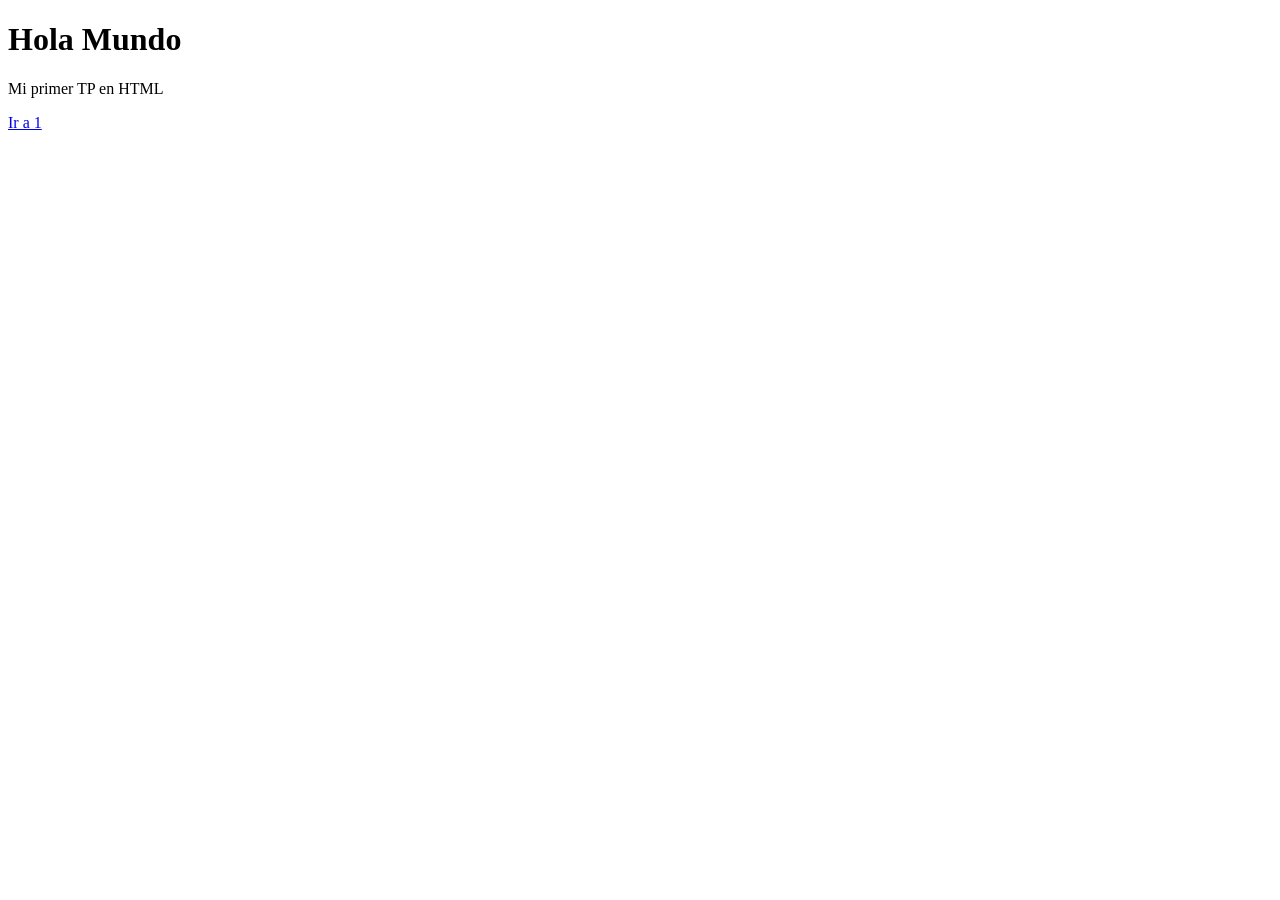
<file: Instituto/2025/Proyecto Informatico/index.html>
<!DOCTYPE html>
<html lang="es">
<head>
    <meta charset="UTF-8">
    <meta name="viewport" content="width=device-width, initial-scale=1.0">
    <title>Primer TP (Basico)</title>
</head>
<body>
  <h1>Hola Mundo</h1>
    <p>Mi primer TP en HTML</p>
    <a href="1\1.html">Ir a 1</a>  
</body>
</html>
</file>
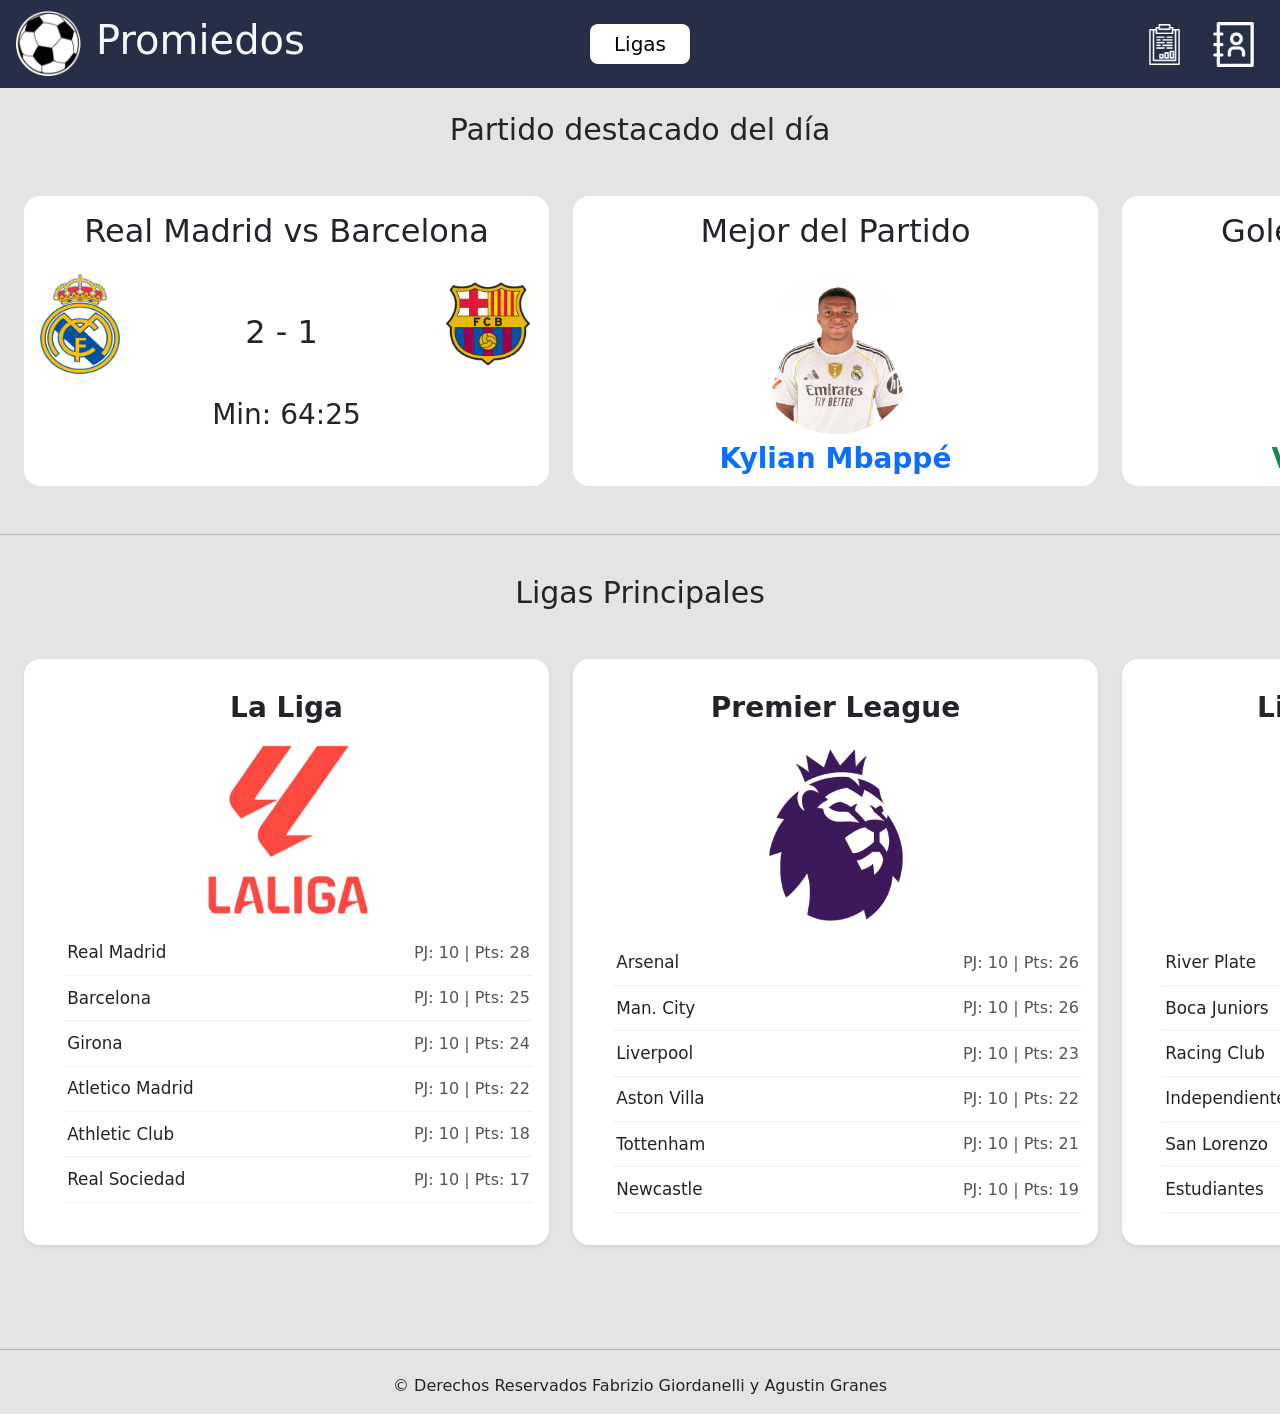
<file: Instituto/2025/Proyecto Informatico/TpFinal/index.html>
<!doctype html>
<html lang="en">
  <head>
    
    <meta charset="utf-8">
    <meta name="viewport" content="width=device-width, initial-scale=1">
    
    <link rel="icon" type="image/png" href="Imagenes/logo.png">
    <title>Promiedos</title>
    <link href="https://cdn.jsdelivr.net/npm/bootstrap@5.3.8/dist/css/bootstrap.min.css" rel="stylesheet" xintegrity="sha384-sRIl4kxILFvY47J16cr9ZwB07vP4J8+LH7qKQnuqkuIAvNWLzeN8tE5YBujZqJLB" crossorigin="anonymous">
    <link rel="stylesheet" href="style.css">
  </head>
  <body>
    <header class="py-1 px-0 d-flex">
      <div class="col-md-4 align-items-center d-flex">
        <a href="index.html" class="text-decoration-none">
        <img src="Imagenes/logo.png" alt="" class="ms-2 float-start tamaño_img">
        </a>
        <a href="index.html" class="text-decoration-none">
        <h1 class="fs-1 text-light ms-2">Promiedos</h1>
        </a>
      </div>
      <div class="col-md-4  align-items-center d-flex">
        <div class="mx-auto ">
          <a href="opciones.html"><button class="bg-white ancho rounded-3 border-0 alto fs-5">Ligas</button></a>
        </div>  
      </div>
      <div class="col-md-4 align-items-center d-flex">
      <nav class="position-absolute end-0 me-4 d-flex gap-4">
        <a href="tablas.html" target="_self"><img src="Imagenes/datos.png" alt="" class="icono-nav"></a>
        <a href="contacto.html" ><img src="Imagenes/contacto.png" alt="" class="icono-nav"></a>
      </nav>
      </div>
    </header>
  <main>

    
    <div class="d-none d-lg-block">
      <section>
        <h1 class="mt-4 text-center mb-0">Partido destacado del día</h1>
        <div class="justify-content-center d-flex">
        <div class="flex-container-nowrap text-center mt-2">
          <article class="articulos rounded-4">
            <h2 class="mt-3">Real Madrid vs Barcelona</h2>
            <div class="d-flex justify-content-between ms-3 me-3 mt-4 align-items-center">
              <img src="Imagenes/real madrid.png" class="escudo-partido2">
              <h2 class="mt-4">2 - 1</h2>
              <img src="Imagenes/barcelona.png" class="escudo-partido1">
            </div>
            <div class="mt-4"><h3>Min: 64:25</h3></div>
          </article>
  
      <article class="articulos rounded-4 p-3">
        <h2 class="text-center mb-3">Mejor del Partido</h2>
        <div class="d-flex align-items-center justify-content-center p-2 rounded-3">
          <div class="text-center">
            <img src="Imagenes/mbappe.png" class="jugador rounded-circle mb-2" alt="Mbappé">
              <h3 class="text-primary fw-bold mb-0">Kylian Mbappé</h3>
          </div>
        </div>
      </article>
  
  
  <article class="articulos rounded-4 p-3">
    <h2 class="text-center mb-3">Goleador del Partido</h2>
    <div class="d-flex align-items-center justify-content-center p-2 rounded-3">
      <div class="text-center">
        <img src="Imagenes/vinicius.jfif" class="jugador rounded-circle mb-2" alt="Vinicius Junior">
        <h3 class="text-success fw-bold mb-0">Vinicius Junior</h3>
      </div>
    </div>
  </article>
  
  </div>
      </div>   
      
      </section>
      
  <hr class="my-2 d-none d-lg-block">
  
  <section class="py-4">
    <h1 class="text-center mb-0 mt-2">Ligas Principales</h1>
    <div class="container-fluid px-0 d-flex justify-content-center"> 
      
      
      <div class="flex-container-nowrap mt-2">
        
          <div class="tabla-liga bg-white rounded-4 p-3 shadow-sm">
            <h3 class="text-center fw-bold mb-3 pt-3">La Liga</h3>
            <div class="text-center pt-1">
            <img src="Logos/LaLiga.png" class="escudo-laliga" alt="">
            </div>
            
            <ol class="lista-tabla pt-3">
              <li><span class="equipo-tabla">Real Madrid</span> <span class="datos-tabla">PJ: 10 | Pts: 28</span></li>
              <li><span class="equipo-tabla">Barcelona</span> <span class="datos-tabla">PJ: 10 | Pts: 25</span></li>
              <li><span class="equipo-tabla">Girona</span> <span class="datos-tabla">PJ: 10 | Pts: 24</span></li>
              <li><span class="equipo-tabla">Atletico Madrid</span> <span class="datos-tabla">PJ: 10 | Pts: 22</span></li>
              <li><span class="equipo-tabla">Athletic Club</span> <span class="datos-tabla">PJ: 10 | Pts: 18</span></li>
              <li><span class="equipo-tabla">Real Sociedad</span> <span class="datos-tabla">PJ: 10 | Pts: 17</span></li>
            </ol>
          </div>
        
          <div class="tabla-liga bg-white rounded-4 p-3 shadow-sm">
            <h3 class="text-center fw-bold mb-3 pt-3">Premier League</h3>
            <div class="text-center pt-1">
            <img src="Logos/Premier-League.png" class="escudo-premier" alt="">
            </div>
            
            <ol class="lista-tabla pt-3">
              <li><span class="equipo-tabla">Arsenal</span> <span class="datos-tabla">PJ: 10 | Pts: 26</span></li>
              <li><span class="equipo-tabla">Man. City</span> <span class="datos-tabla">PJ: 10 | Pts: 26</span></li>
              <li><span class="equipo-tabla">Liverpool</span> <span class="datos-tabla">PJ: 10 | Pts: 23</span></li>
              <li><span class="equipo-tabla">Aston Villa</span> <span class="datos-tabla">PJ: 10 | Pts: 22</span></li>
              <li><span class="equipo-tabla">Tottenham</span> <span class="datos-tabla">PJ: 10 | Pts: 21</span></li>
              <li><span class="equipo-tabla">Newcastle</span> <span class="datos-tabla">PJ: 10 | Pts: 19</span></li>
            </ol>
          </div>
        
          <div class="tabla-liga bg-white rounded-4 p-3 shadow-sm">
            <h3 class="text-center fw-bold mb-3 pt-3">Liga Profesional</h3>
            <div class="text-center pt-1">
            <img src="Logos/Liga-Profesional-Argentina.png" class="escudo-lpf" alt="">
            </div>
            <ol class="lista-tabla pt-3">
              <li><span class="equipo-tabla">River Plate</span> <span class="datos-tabla">PJ: 10 | Pts: 24</span></li>
              <li><span class="equipo-tabla">Boca Juniors</span> <span class="datos-tabla">PJ: 10 | Pts: 22</span></li>
              <li><span class="equipo-tabla">Racing Club</span> <span class="datos-tabla">PJ: 10 | Pts: 20</span></li>
              <li><span class="equipo-tabla">Independiente</span> <span class="datos-tabla">PJ: 10 | Pts: 19</span></li>
              <li><span class="equipo-tabla">San Lorenzo</span> <span class="datos-tabla">PJ: 10 | Pts: 18</span></li>
              <li><span class="equipo-tabla">Estudiantes</span> <span class="datos-tabla">PJ: 10 | Pts: 17</span></li>
            </ol>
          </div>
        
      </div> </div> </section>
    </div>

    
    <div class="d-none d-md-block d-lg-none container-fluid mt-4">
      <h1 class="mt-4 text-center mb-3">Partidos destacados del día</h1>
      
      <div class="row g-3 justify-content-center mb-3">
        
        <div class="col-md-6">
          <article class="articulos-md rounded-4 bg-white shadow-sm d-flex flex-column justify-content-center">
            <h2 class="mt-3 text-center">Real Madrid vs Barcelona</h2>
            <div class="d-flex justify-content-between ms-3 me-3 mt-4 align-items-center">
              <img src="Imagenes/real madrid.png" class="escudo-partido2">
              <h2 class="mt-4">2 - 1</h2>
              <img src="Imagenes/barcelona.png" class="escudo-partido1">
            </div>
            <div class="mt-4 text-center"><h3>Min: 64:25</h3></div>
          </article>
        </div>
        
        <div class="col-md-6">
          <article class="articulos-md rounded-4 bg-white shadow-sm d-flex flex-column justify-content-center">
            <h2 class="mt-3 text-center">Independiente vs River</h2>
            <div class="d-flex justify-content-between ms-3 me-3 mt-4 align-items-center">
              <img src="Imagenes/independiente.png" class="escudo-partido1"> <h2 class="mt-4">1 - 0</h2>
              <img src="Imagenes/river plate.png" class="escudo-partido1"> </div>
            <div class="mt-4 text-center"><h3>Min: 23:25</h3></div>
          </article>
        </div>

      </div>

      <hr class="my-4">
      
      <h1 class="text-center mb-3 mt-2">Ligas Principales</h1>
      <div class="row g-3 justify-content-center">
        <div class="col-md-6">
          <div class="tabla-liga-md bg-white rounded-4 p-3 shadow-sm">
            <h3 class="text-center fw-bold mb-3 pt-3">La Liga</h3>
            <div class="text-center pt-1">
              <img src="Logos/LaLiga.png" class="escudo-laliga" alt="">
            </div>
            <ol class="lista-tabla pt-3">
              <li><span class="equipo-tabla">Real Madrid</span> <span class="datos-tabla-md">Pts: 28</span></li>
              <li><span class="equipo-tabla">Barcelona</span> <span class="datos-tabla-md">Pts: 25</span></li>
              <li><span class="equipo-tabla">Girona</span> <span class="datos-tabla-md">Pts: 24</span></li>
              <li><span class="equipo-tabla">Atletico Madrid</span> <span class="datos-tabla-md">Pts: 22</span></li>
              <li><span class="equipo-tabla">Athletic Club</span> <span class="datos-tabla-md">Pts: 18</span></li>
            </ol>
          </div>
        </div>
        <div class="col-md-6">
          <div class="tabla-liga-md bg-white rounded-4 p-3 shadow-sm">
            <h3 class="text-center fw-bold mb-3 pt-3">Premier League</h3>
            <div class="text-center pt-1">
              <img src="Logos/Premier-League.png" class="escudo-premier" alt="">
            </div>
            <ol class="lista-tabla pt-3">
              <li><span class="equipo-tabla">Arsenal</span> <span class="datos-tabla-md">Pts: 26</span></li>
              <li><span class="equipo-tabla">Man. City</span> <span class="datos-tabla-md">Pts: 26</span></li>
              <li><span class="equipo-tabla">Liverpool</span> <span class="datos-tabla-md">Pts: 23</span></li>
              <li><span class="equipo-tabla">Aston Villa</span> <span class="datos-tabla-md">Pts: 22</span></li>
              <li><span class="equipo-tabla">Tottenham</span> <span class="datos-tabla-md">Pts: 21</span></li>
            </ol>
          </div>
        </div>
      </div>
    </div>

    <div class="d-block d-md-none container-fluid mt-4 px-3">
      <div class="row g-3 align-items-stretch">
        <div class="col-12">
          <h1 class="mt-2 text-center mb-3">Partido destacado</h1>
        </div>
        <div class="col-7">
          <article class="articulos-sm-partido rounded-4 bg-white shadow-sm p-3">
            <h2 class="mt-2 text-center h4">Real Madrid vs Barcelona</h2>
            <div class="d-flex justify-content-between my-3 align-items-center">
              <img src="Imagenes/real madrid.png" class="escudo-partido-sm">
              <h2 class="h3">2 - 1</h2>
              <img src="Imagenes/barcelona.png" class="escudo-partido-sm">
            </div>
            <div class="text-center"><h3 class="h5">Min: 64:25</h3></div>
          </article>
        </div>
        <div class="col-5">
          <article class="articulos-sm-jugador rounded-4 p-2 bg-white shadow-sm text-center">
            <h2 class="text-center h5 mb-2">Jugador Destacado</h2>
            <img src="Imagenes/mbappe.png" class="jugador-sm-img rounded-circle mb-2" alt="Mbappé">
            <h3 class="text-primary fw-bold h6 mb-0">Kylian Mbappé</h3>
          </article>
        </div>
      </div>

      <hr class="my-4">

      <h1 class="text-center mb-3 mt-2">Liga Principal</h1>
      <div class="row g-3">
        <div class="col-12">
          <div class="tabla-liga-sm bg-white rounded-4 p-3 shadow-sm">
            <h3 class="text-center fw-bold mb-3">La Liga</h3>
            <ol class="lista-tabla">
              <li><span class="equipo-tabla">Real Madrid</span> <span class="datos-tabla-sm">GF: 30 | GC: 8 | PJ: 10 | Pts: 28</span></li>
              <li><span class="equipo-tabla">Barcelona</span> <span class="datos-tabla-sm">GF: 28 | GC: 10 | PJ: 10 | Pts: 25</span></li>
              <li><span class="equipo-tabla">Girona</span> <span class="datos-tabla-sm">GF: 25 | GC: 12 | PJ: 10 | Pts: 24</span></li>
              <li><span class="equipo-tabla">Atletico Madrid</span> <span class="datos-tabla-sm">GF: 24 | GC: 11 | PJ: 10 | Pts: 22</span></li>
              <li><span class="equipo-tabla">Athletic Club</span> <span class="datos-tabla-sm">GF: 20 | GC: 14 | PJ: 10 | Pts: 18</span></li>
            </ol>
          </div>
        </div>
      </div>
    </div>

  </main>
  
  </body>
  <footer class="footer-custom text-center py-3">
    <hr class="my-4">
  <p class="mb-0">&copy; Derechos Reservados Fabrizio Giordanelli y Agustin Granes</p>
</footer>
  <script src="https://cdn.jsdelivr.net/npm/bootstrap@5.3.8/dist/js/bootstrap.bundle.min.js" xintegrity="sha384-FKyoEForCGlyvwx9Hj09JcYn3nv7wiPVlz7YYwJrWVcXK/BmnVDxM+D2scQbITxI" crossorigin="anonymous"></script>
</html>
</file>
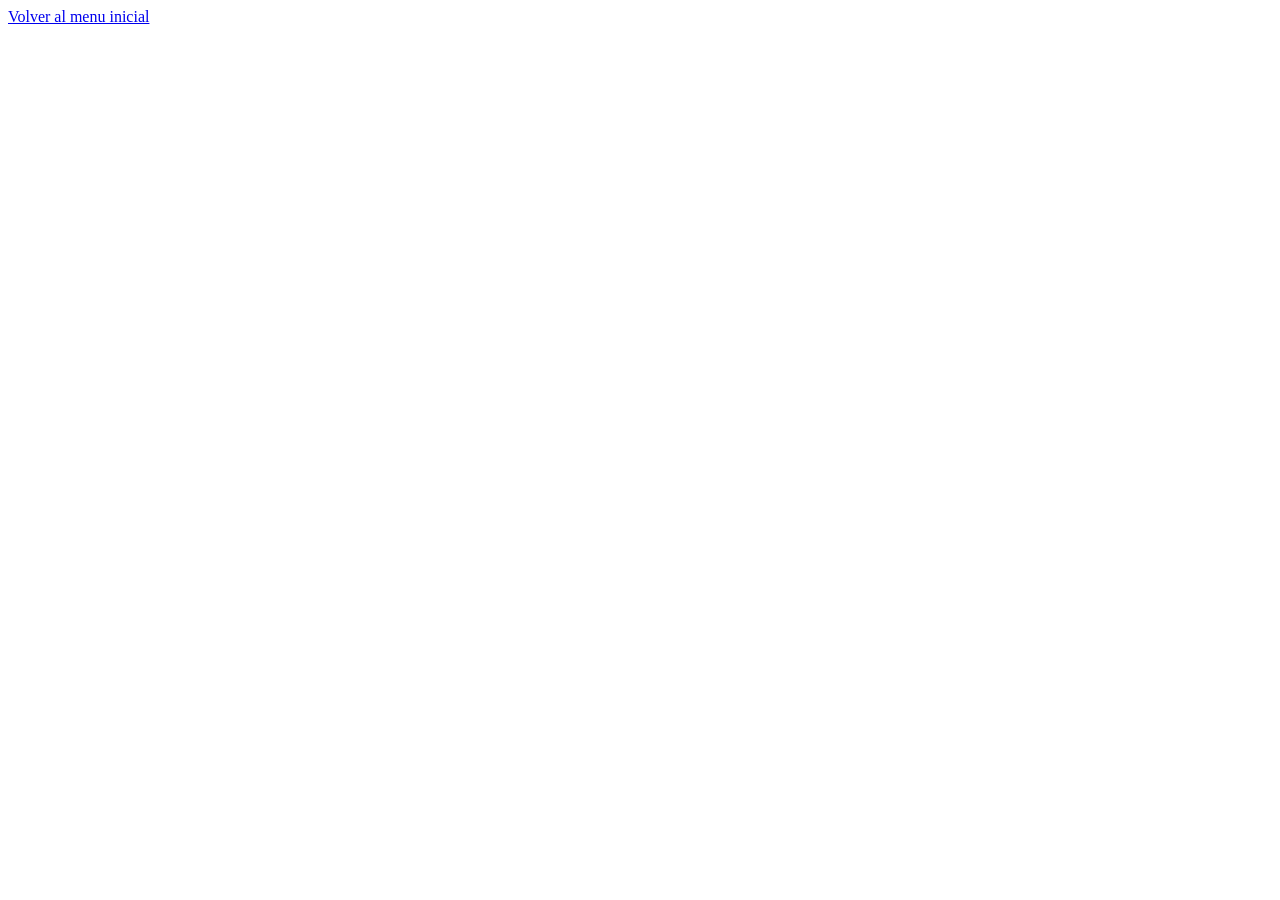
<file: Instituto/2025/Proyecto Informatico/1/1.html>
<!DOCTYPE html>
<html lang="es">
<head>
    <meta charset="UTF-8">
    <meta name="viewport" content="width=device-width, initial-scale=1.0">
    <title>Primer TP (Basico)</title>
</head>
<body>
    <a href="../index.html">Volver al menu inicial</a>  
</body>
</html>
</file>
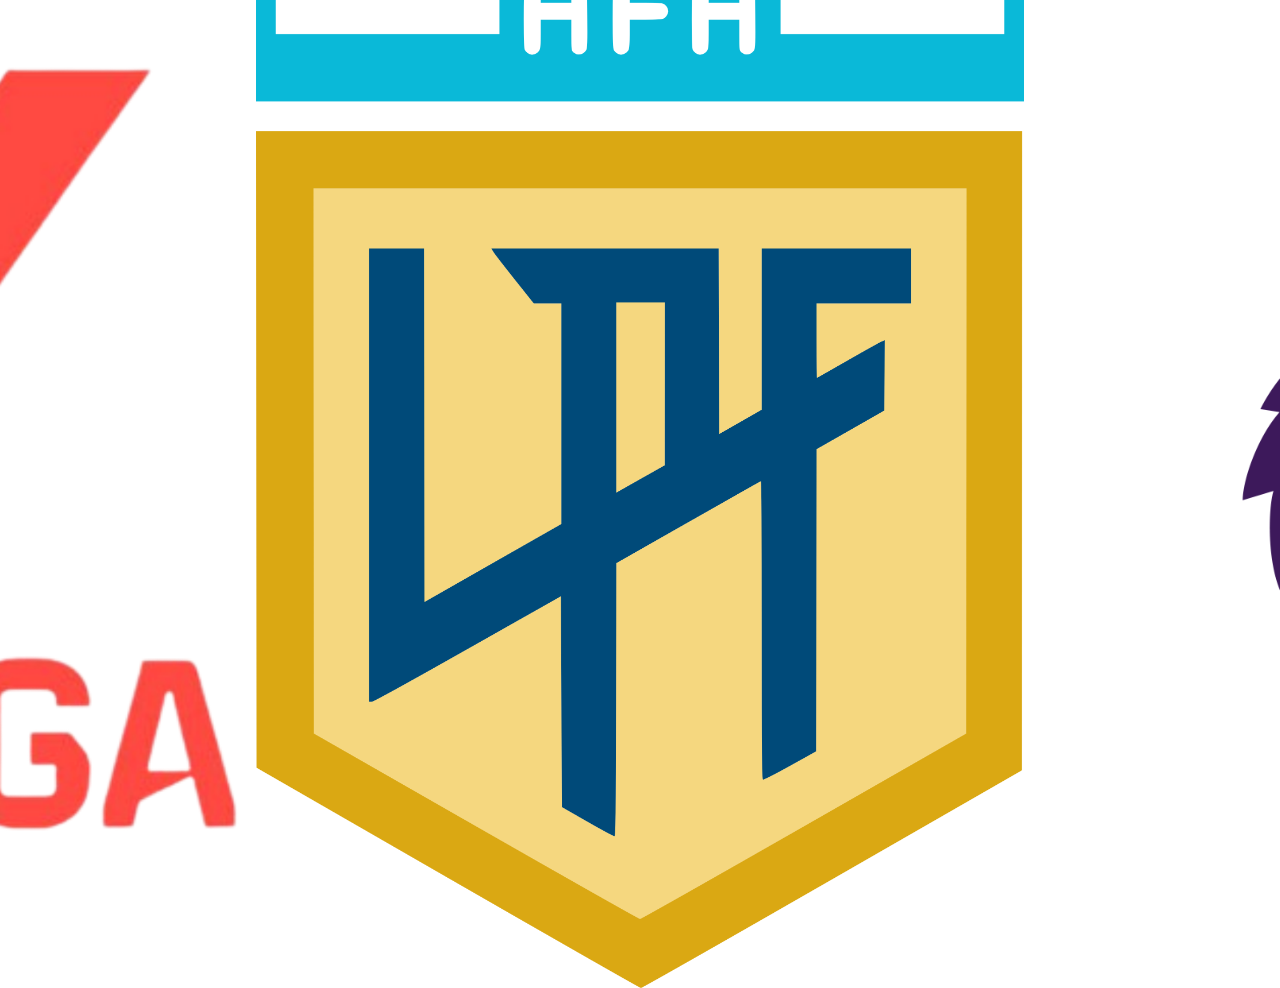
<file: Instituto/2025/Proyecto Informatico/Proyecto PIA/opciones.html>
<!doctype html>
<html lang="en">
  <head>
    <meta charset="utf-8">
    <meta name="viewport" content="width=device-width, initial-scale=1">
    <title>Seleccion de Ligas</title>
    <link href="https://cdn.jsdelivr.net/npm/bootstrap@5.3.8/dist/css/bootstrap.min.css" rel="stylesheet" integrity="sha384-sRIl4kxILFvY47J16cr9ZwB07vP4J8+LH7qKQnuqkuIAvNWLzeN8tE5YBujZqJLB" crossorigin="anonymous">
  </head>
  <body>
  <main>
    <div class="vh-100 d-none d-md-flex justify-content-center align-items-center">
        <img src="Logos\LaLiga.png" alt="Logo de la Liga" class="img-fluid opacity-100-hover hover-effect alto-ancho-logo" style="max-width: 60%;">
        <img src="Logos\Liga-Profesional-Argentina.png" alt="Logo de la Liga Profesional Argentina" class="img-fluid opacity-100-hover hover-effect alto-ancho-logo" style="max-width: 60%;">
        <img src="Logos\Premier-League.png" alt="Logo de la Premier League" class="img-fluid opacity-100-hover hover-effect alto-ancho-logo" style="max-width: 60%;">
    </div>
  </main>
  <footer>
    
  </footer>
  </body>
  <script src="https://cdn.jsdelivr.net/npm/bootstrap@5.3.8/dist/js/bootstrap.bundle.min.js" integrity="sha384-FKyoEForCGlyvwx9Hj09JcYn3nv7wiPVlz7YYwJrWVcXK/BmnVDxM+D2scQbITxI" crossorigin="anonymous"></script>
    </html>
</file>
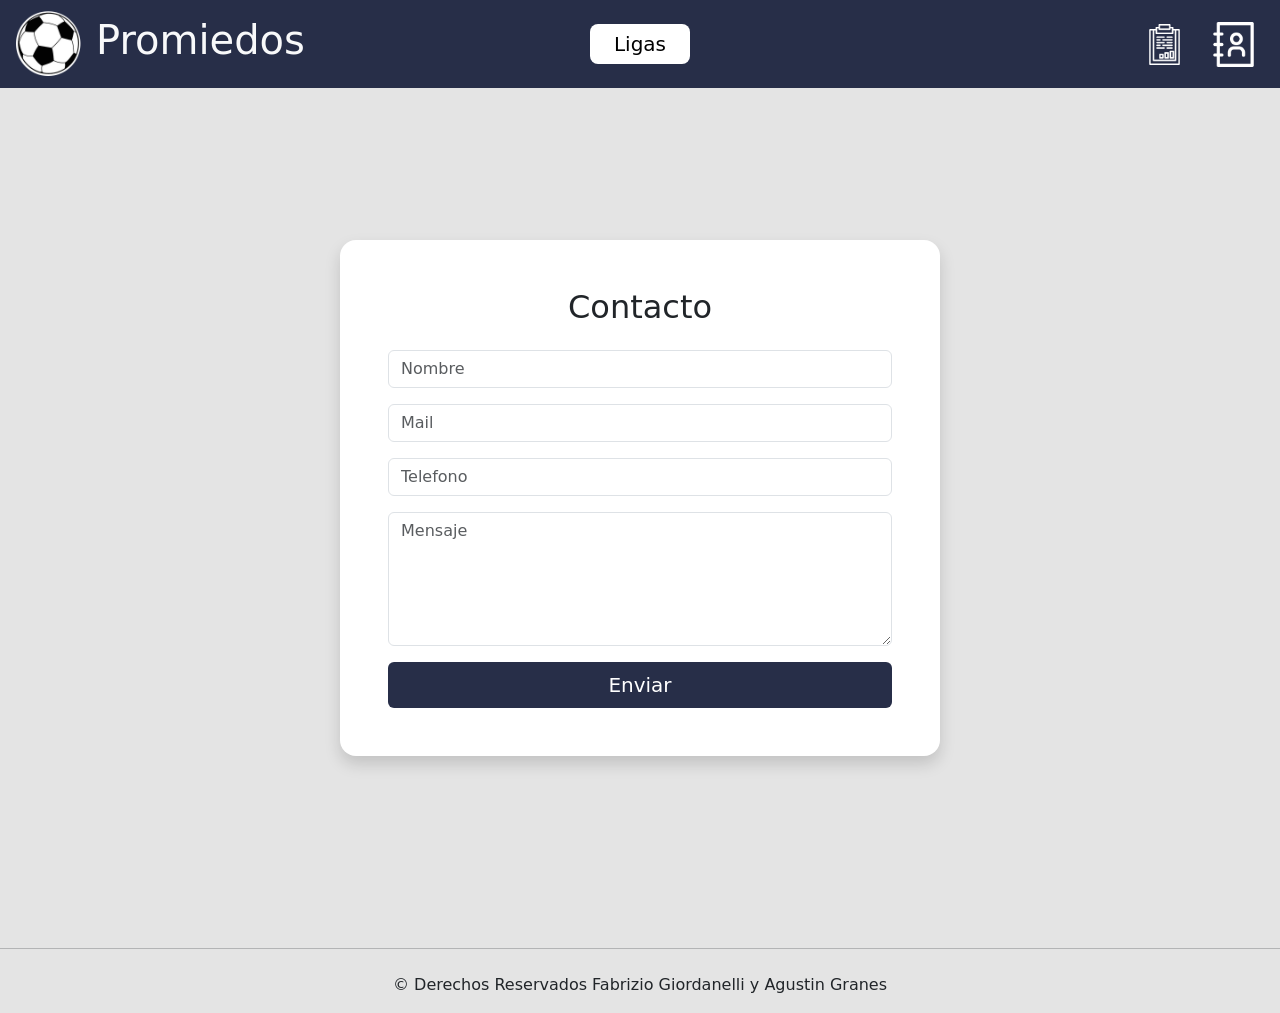
<file: Instituto/2025/Proyecto Informatico/TpFinal/contacto.html>
<!doctype html>
<html lang="en">
  <head>
    <meta charset="utf-8">
    <meta name="viewport" content="width=device-width, initial-scale=1">
    <title>Contacto</title>
    <link href="https://cdn.jsdelivr.net/npm/bootstrap@5.3.8/dist/css/bootstrap.min.css" rel="stylesheet" xintegrity="sha384-sRIl4kxILFvY47J16cr9ZwB07vP4J8+LH7qKQnuqkuIAvNWLzeN8tE5YBujZqJLB" crossorigin="anonymous">
    <link rel="stylesheet" href="style.css">
  </head>
  <body>
    <header class="py-1 px-0 d-flex">
      <div class="col-md-4 align-items-center d-flex">
        <a href="index.html" class="text-decoration-none">
        <img src="Imagenes/logo.png" alt="" class="ms-2 float-start tamaño_img">
        </a>
        <a href="index.html" class="text-decoration-none">
        <h1 class="fs-1 text-light ms-2">Promiedos</h1>
        </a>
      </div>
      <div class="col-md-4  align-items-center d-flex">
        <div class="mx-auto ">
          <a href="opciones.html"><button class="bg-white ancho rounded-3 border-0 alto fs-5">Ligas</button></a>
        </div>  
      </div>
      
      
      <div class="col-md-4 align-items-center d-flex">
        <nav class="position-absolute end-0 me-4 d-flex gap-4">
          <a href="tablas.html" target="_self"><img src="Imagenes/datos.png" alt="" class="icono-nav"></a>
          <a href="contacto.html" ><img src="Imagenes/contacto.png" alt="" class="icono-nav"></a>
        </nav>
      </div>
    </header>
  <main>
    <div class="container-fluid d-flex justify-content-center align-items-center content-center">
      <div class="contact-form-wrapper bg-white p-4 p-md-5 rounded-4 shadow col-11 col-md-8 col-lg-6 col-xl-5">
        <h1 class="text-center mb-4 h2">Contacto</h1>
        <form action="#" method="POST">
          <div class="mb-3">
            <input type="text" class="form-control" id="nombre" placeholder="Nombre" required>
          </div>
          <div class="mb-3">
            <input type="email" class="form-control" id="mail" placeholder="Mail" required>
          </div>
          <div class="mb-3">
            <input type="tel" class="form-control" id="telefono" placeholder="Telefono">
          </div>
          <div class="mb-3">
            <textarea class="form-control" id="mensaje" rows="5" placeholder="Mensaje" required></textarea>
          </div>
          <button type="submit" class="btn btn-submit w-100 fs-5 p-2">Enviar</button>
        </form>
      </div>
    </div>
  </main>
  <footer class="footer-custom text-center py-3">
    <hr class="my-4">
  <p class="mb-0">&copy; Derechos Reservados Fabrizio Giordanelli y Agustin Granes</p>
</footer>
  <script src="https://cdn.jsdelivr.net/npm/bootstrap@5.3.8/dist/js/bootstrap.bundle.min.js" xintegrity="sha384-FKyoEForCGlyvwx9Hj09JcYn3nv7wiPVlz7YYwJrWVcXK/BmnVDxM+D2scQbITxI" crossorigin="anonymous"></script>
    </body>
</html>
</file>
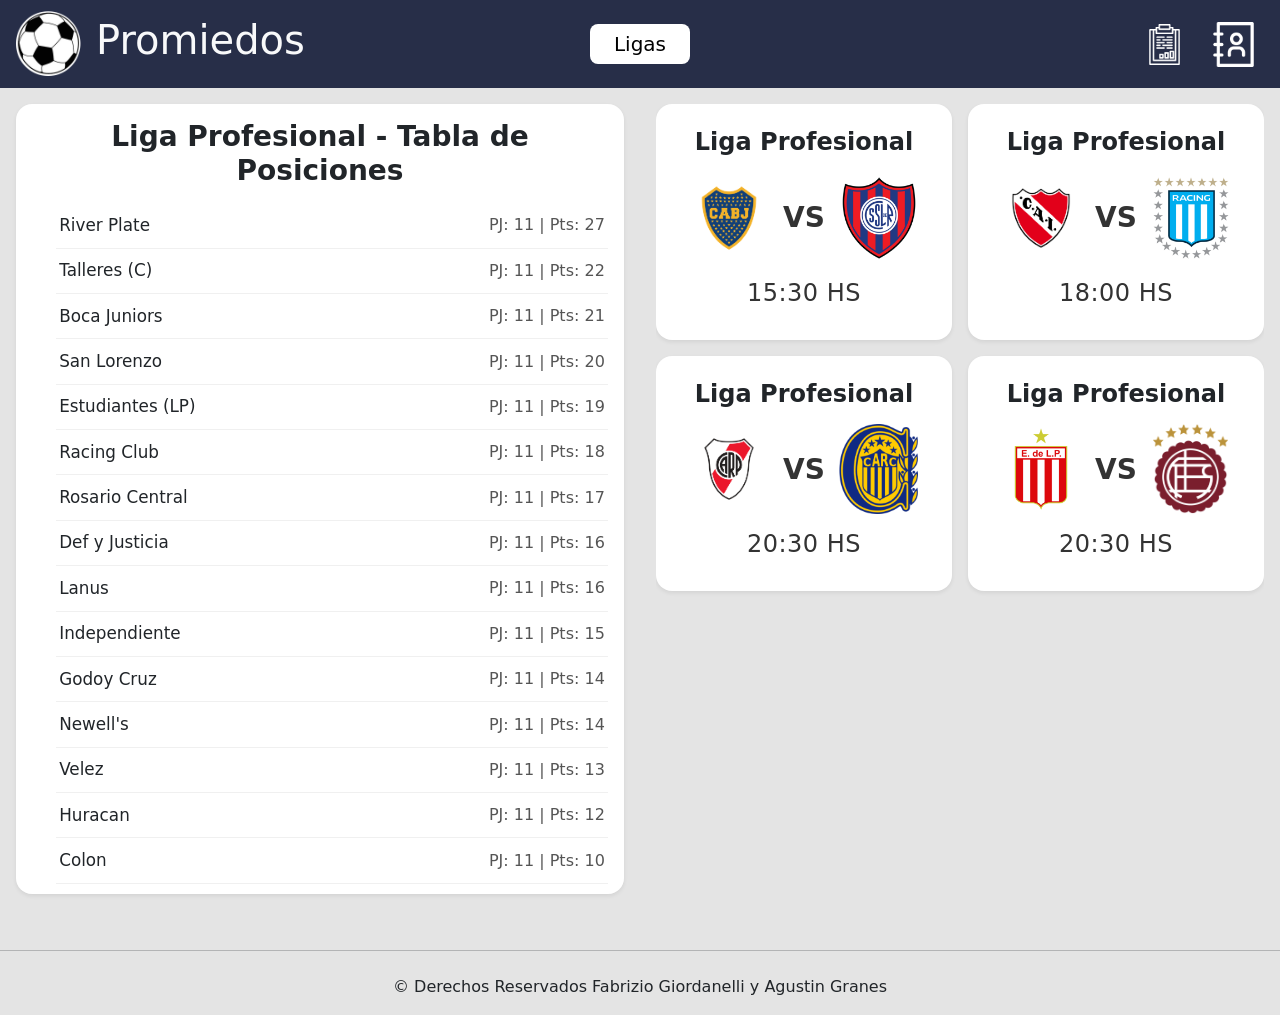
<file: Instituto/2025/Proyecto Informatico/TpFinal/liga_ar.html>
<!doctype html>
<html lang="en">
  <head>
    <meta charset="utf-8">
    <meta name="viewport" content="width=device-width, initial-scale=1">
    <title>Liga Profesional - Posiciones</title>
    <link href="https://cdn.jsdelivr.net/npm/bootstrap@5.3.8/dist/css/bootstrap.min.css" rel="stylesheet" xintegrity="sha384-sRIl4kxILFvY47J16cr9ZwB07vP4J8+LH7qKQnuqkuIAvNWLzeN8tE5YBujZqJLB" crossorigin="anonymous">
    <link rel="stylesheet" href="style.css">
  </head>
  <body>
    <header class="py-1 px-0 d-flex">
      <div class="col-md-4 align-items-center d-flex">
        <a href="index.html" class="text-decoration-none">
        <img src="Imagenes/logo.png" alt="" class="ms-2 float-start tamaño_img">
        </a>
        <a href="index.html" class="text-decoration-none">
        <h1 class="fs-1 text-light ms-2">Promiedos</h1>
        </a>
      </div>
      <div class="col-md-4  align-items-center d-flex">
        <div class="mx-auto ">
          <a href="opciones.html"><button class="bg-white ancho rounded-3 border-0 alto fs-5">Ligas</button></a>
        </div>  
      </div>
      <div class="col-md-4 align-items-center d-flex">
      <nav class="position-absolute end-0 me-4 d-flex gap-4">
        <a href="tablas.html" target="_self"><img src="Imagenes/datos.png" alt="" class="icono-nav"></a>
        <a href="contacto.html" ><img src="Imagenes/contacto.png" alt="" class="icono-nav"></a>
      </nav>
      </div>
    </header>

    <main class="container-fluid main-liga">
      <div class="row">
        
        <div class="col-lg-6 col-md-6 p-3">
          <div class="bg-white rounded-4 p-3 shadow-sm liga-col-scrollable">
            <h3 class="text-center fw-bold mb-3">Liga Profesional - Tabla de Posiciones</h3>
            <ol class="lista-tabla">
              <li><span class="equipo-tabla">River Plate</span> <span class="datos-tabla"><span class="d-block d-sm-none d-md-block">PJ: 11 | Pts: 27</span><span class="d-none d-sm-block d-md-none">GF: 25 | GC: 8 | PJ: 11 | Pts: 27</span></span></li>
              <li><span class="equipo-tabla">Talleres (C)</span> <span class="datos-tabla"><span class="d-block d-sm-none d-md-block">PJ: 11 | Pts: 22</span><span class="d-none d-sm-block d-md-none">GF: 20 | GC: 10 | PJ: 11 | Pts: 22</span></span></li>
              <li><span class="equipo-tabla">Boca Juniors</span> <span class="datos-tabla"><span class="d-block d-sm-none d-md-block">PJ: 11 | Pts: 21</span><span class="d-none d-sm-block d-md-none">GF: 18 | GC: 9 | PJ: 11 | Pts: 21</span></span></li>
              <li><span class="equipo-tabla">San Lorenzo</span> <span class="datos-tabla"><span class="d-block d-sm-none d-md-block">PJ: 11 | Pts: 20</span><span class="d-none d-sm-block d-md-none">GF: 12 | GC: 5 | PJ: 11 | Pts: 20</span></span></li>
              <li><span class="equipo-tabla">Estudiantes (LP)</span> <span class="datos-tabla"><span class="d-block d-sm-none d-md-block">PJ: 11 | Pts: 19</span><span class="d-none d-sm-block d-md-none">GF: 16 | GC: 11 | PJ: 11 | Pts: 19</span></span></li>
              <li><span class="equipo-tabla">Racing Club</span> <span class="datos-tabla"><span class="d-block d-sm-none d-md-block">PJ: 11 | Pts: 18</span><span class="d-none d-sm-block d-md-none">GF: 17 | GC: 14 | PJ: 11 | Pts: 18</span></span></li>
              <li><span class="equipo-tabla">Rosario Central</span> <span class="datos-tabla"><span class="d-block d-sm-none d-md-block">PJ: 11 | Pts: 17</span><span class="d-none d-sm-block d-md-none">GF: 15 | GC: 13 | PJ: 11 | Pts: 17</span></span></li>
              <li><span class="equipo-tabla">Def y Justicia</span> <span class="datos-tabla"><span class="d-block d-sm-none d-md-block">PJ: 11 | Pts: 16</span><span class="d-none d-sm-block d-md-none">GF: 14 | GC: 12 | PJ: 11 | Pts: 16</span></span></li>
              <li><span class="equipo-tabla">Lanus</span> <span class="datos-tabla"><span class="d-block d-sm-none d-md-block">PJ: 11 | Pts: 16</span><span class="d-none d-sm-block d-md-none">GF: 13 | GC: 11 | PJ: 11 | Pts: 16</span></span></li>
              <li><span class="equipo-tabla">Independiente</span> <span class="datos-tabla"><span class="d-block d-sm-none d-md-block">PJ: 11 | Pts: 15</span><span class="d-none d-sm-block d-md-none">GF: 11 | GC: 10 | PJ: 11 | Pts: 15</span></span></li>
              <li><span class="equipo-tabla">Godoy Cruz</span> <span class="datos-tabla"><span class="d-block d-sm-none d-md-block">PJ: 11 | Pts: 14</span><span class="d-none d-sm-block d-md-none">GF: 10 | GC: 12 | PJ: 11 | Pts: 14</span></span></li>
              <li><span class="equipo-tabla">Newell's</span> <span class="datos-tabla"><span class="d-block d-sm-none d-md-block">PJ: 11 | Pts: 14</span><span class="d-none d-sm-block d-md-none">GF: 9 | GC: 10 | PJ: 11 | Pts: 14</span></span></li>
              <li><span class="equipo-tabla">Velez</span> <span class="datos-tabla"><span class="d-block d-sm-none d-md-block">PJ: 11 | Pts: 13</span><span class="d-none d-sm-block d-md-none">GF: 10 | GC: 13 | PJ: 11 | Pts: 13</span></span></li>
              <li><span class="equipo-tabla">Huracan</span> <span class="datos-tabla"><span class="d-block d-sm-none d-md-block">PJ: 11 | Pts: 12</span><span class="d-none d-sm-block d-md-none">GF: 8 | GC: 12 | PJ: 11 | Pts: 12</span></span></li>
              <li><span class="equipo-tabla">Colon</span> <span class="datos-tabla"><span class="d-block d-sm-none d-md-block">PJ: 11 | Pts: 10</span><span class="d-none d-sm-block d-md-none">GF: 7 | GC: 15 | PJ: 11 | Pts: 10</span></span></li>
            </ol>
          </div>
        </div>
        
        
        <div class="col-lg-6 col-md-6 p-3">
          <div class="liga-col-scrollable">
            <div class="row g-3">
              <div class="col-lg-6 col-md-12 col-6">
                <div class="partido-liga bg-white rounded-4 p-4 text-center shadow-sm">
                  <h4 class="fw-bold">Liga Profesional</h4>
                  <div class="d-flex justify-content-around align-items-center my-3">
                    <img src="Imagenes\boca juniors.png" alt="Escudo Boca Juniors" class="escudo-partido-tabla">
                    <h3 class="fw-bold vs-text m-0">VS</h3>
                    <img src="Imagenes\san lorenzo.png" alt="Escudo San Lorenzo" class="escudo-partido-tabla">
                  </div>
                  <h4 class="horario-partido fw-bold">15:30 HS</h4>
                </div>
              </div>
              <div class="col-lg-6 col-md-12 col-6">
                <div class="partido-liga bg-white rounded-4 p-4 text-center shadow-sm">
                  <h4 class="fw-bold">Liga Profesional</h4>
                  <div class="d-flex justify-content-around align-items-center my-3">
                    <img src="Imagenes\independiente.png" alt="Escudo Independiente" class="escudo-partido-tabla">
                    <h3 class="fw-bold vs-text m-0">VS</h3>
                    <img src="Imagenes\racing.png" alt="Escudo Racing" class="escudo-partido-tabla">
                  </div>
                  <h4 class="horario-partido fw-bold">18:00 HS</h4>
                </div>
              </div>
              <div class="col-lg-6 col-md-12 d-none d-md-block">
                <div class="partido-liga bg-white rounded-4 p-4 text-center shadow-sm">
                  <h4 class="fw-bold">Liga Profesional</h4>
                  <div class="d-flex justify-content-around align-items-center my-3">
                    <img src="Imagenes\river plate.png" alt="Escudo River Plate" class="escudo-partido-tabla">
                    <h3 class="fw-bold vs-text m-0">VS</h3>
                    <img src="Imagenes\rosario central.png" alt="Escudo Rosario Central" class="escudo-partido-tabla">
                  </div>
                  <h4 class="horario-partido fw-bold">20:30 HS</h4>
                </div>
              </div>
              <div class="col-lg-6 d-none d-lg-block">
                <div class="partido-liga bg-white rounded-4 p-4 text-center shadow-sm">
                  <h4 class="fw-bold">Liga Profesional</h4>
                  <div class="d-flex justify-content-around align-items-center my-3">
                    <img src="Imagenes\estudiantes.png" alt="Escudo Estudiantes" class="escudo-partido-tabla">
                    <h3 class="fw-bold vs-text m-0">VS</h3>
                    <img src="Imagenes\lanus.png" alt="Escudo Lanus" class="escudo-partido-tabla">
                  </div>
                  <h4 class="horario-partido fw-bold">20:30 HS</h4>
                </div>
              </div>
            </div>
          </div>
        </div>
      </div>
    </main>
    <footer class="footer-custom text-center py-3">
        <hr class="my-4">
      <p class="mb-0">&copy; Derechos Reservados Fabrizio Giordanelli y Agustin Granes</p>
    </footer>
    <script src="https://cdn.jsdelivr.net/npm/bootstrap@5.3.8/dist/js/bootstrap.bundle.min.js" xintegrity="sha384-FKyoEForCGlyvwx9Hj09JcYn3nv7wiPVlz7YYwJrWVcXK/BmnVDxM+D2scQbITxI" crossorigin="anonymous"></script>
  </body>
</html>
</file>
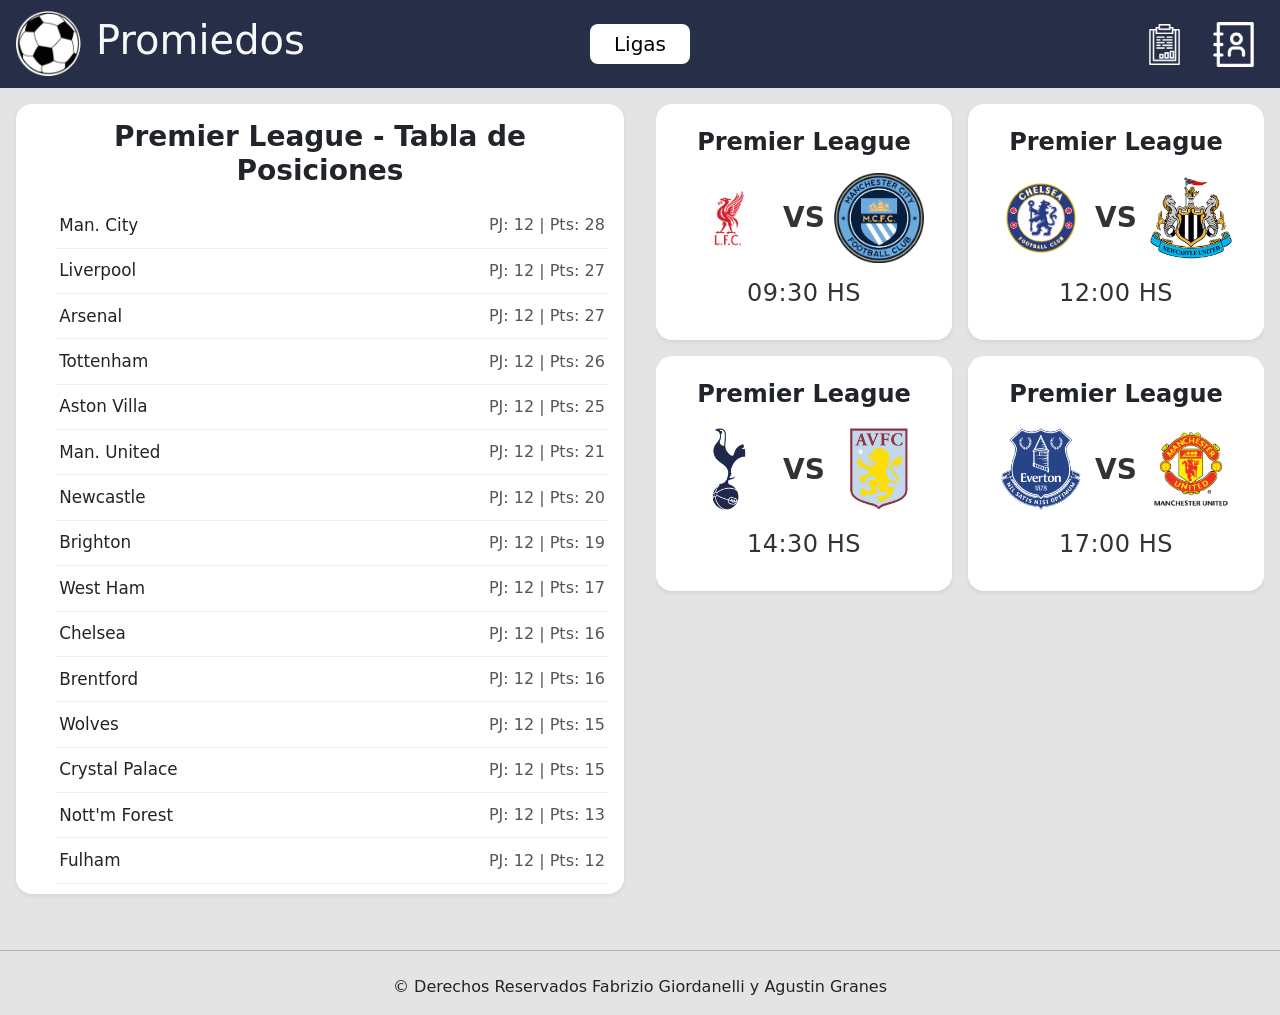
<file: Instituto/2025/Proyecto Informatico/TpFinal/liga_en.html>
<!doctype html>
<html lang="en">
  <head>
    <meta charset="utf-8">
    <meta name="viewport" content="width=device-width, initial-scale=1">
    <title>Premier League - Posiciones</title>
    <link href="https://cdn.jsdelivr.net/npm/bootstrap@5.3.8/dist/css/bootstrap.min.css" rel="stylesheet" xintegrity="sha384-sRIl4kxILFvY47J16cr9ZwB07vP4J8+LH7qKQnuqkuIAvNWLzeN8tE5YBujZqJLB" crossorigin="anonymous">
    <link rel="stylesheet" href="style.css">
  </head>
  <body>
    <header class="py-1 px-0 d-flex">
      <div class="col-md-4 align-items-center d-flex">
        <a href="index.html" class="text-decoration-none">
        <img src="Imagenes/logo.png" alt="" class="ms-2 float-start tamaño_img">
        </a>
        <a href="index.html" class="text-decoration-none">
        <h1 class="fs-1 text-light ms-2">Promiedos</h1>
        </a>
      </div>
      <div class="col-md-4  align-items-center d-flex">
        <div class="mx-auto ">
          <a href="opciones.html"><button class="bg-white ancho rounded-3 border-0 alto fs-5">Ligas</button></a>
        </div>  
      </div>
      <div class="col-md-4 align-items-center d-flex">
      <nav class="position-absolute end-0 me-4 d-flex gap-4">
        <a href="tablas.html" target="_self"><img src="Imagenes/datos.png" alt="" class="icono-nav"></a>
        <a href="contacto.html" ><img src="Imagenes/contacto.png" alt="" class="icono-nav"></a>
      </nav>
      </div>
    </header>

    <main class="container-fluid main-liga">
      <div class="row">
        
        <div class="col-lg-6 col-md-6 p-3">
          <div class="bg-white rounded-4 p-3 shadow-sm liga-col-scrollable">
            <h3 class="text-center fw-bold mb-3">Premier League - Tabla de Posiciones</h3>
            <ol class="lista-tabla">
              <li><span class="equipo-tabla">Man. City</span> <span class="datos-tabla"><span class="d-block d-sm-none d-md-block">PJ: 12 | Pts: 28</span><span class="d-none d-sm-block d-md-none">GF: 30 | GC: 10 | PJ: 12 | Pts: 28</span></span></li>
              <li><span class="equipo-tabla">Liverpool</span> <span class="datos-tabla"><span class="d-block d-sm-none d-md-block">PJ: 12 | Pts: 27</span><span class="d-none d-sm-block d-md-none">GF: 28 | GC: 11 | PJ: 12 | Pts: 27</span></span></li>
              <li><span class="equipo-tabla">Arsenal</span> <span class="datos-tabla"><span class="d-block d-sm-none d-md-block">PJ: 12 | Pts: 27</span><span class="d-none d-sm-block d-md-none">GF: 26 | GC: 10 | PJ: 12 | Pts: 27</span></span></li>
              <li><span class="equipo-tabla">Tottenham</span> <span class="datos-tabla"><span class="d-block d-sm-none d-md-block">PJ: 12 | Pts: 26</span><span class="d-none d-sm-block d-md-none">GF: 24 | GC: 14 | PJ: 12 | Pts: 26</span></span></li>
              <li><span class="equipo-tabla">Aston Villa</span> <span class="datos-tabla"><span class="d-block d-sm-none d-md-block">PJ: 12 | Pts: 25</span><span class="d-none d-sm-block d-md-none">GF: 29 | GC: 16 | PJ: 12 | Pts: 25</span></span></li>
              <li><span class="equipo-tabla">Man. United</span> <span class="datos-tabla"><span class="d-block d-sm-none d-md-block">PJ: 12 | Pts: 21</span><span class="d-none d-sm-block d-md-none">GF: 15 | GC: 16 | PJ: 12 | Pts: 21</span></span></li>
              <li><span class="equipo-tabla">Newcastle</span> <span class="datos-tabla"><span class="d-block d-sm-none d-md-block">PJ: 12 | Pts: 20</span><span class="d-none d-sm-block d-md-none">GF: 27 | GC: 18 | PJ: 12 | Pts: 20</span></span></li>
              <li><span class="equipo-tabla">Brighton</span> <span class="datos-tabla"><span class="d-block d-sm-none d-md-block">PJ: 12 | Pts: 19</span><span class="d-none d-sm-block d-md-none">GF: 23 | GC: 20 | PJ: 12 | Pts: 19</span></span></li>
              <li><span class="equipo-tabla">West Ham</span> <span class="datos-tabla"><span class="d-block d-sm-none d-md-block">PJ: 12 | Pts: 17</span><span class="d-none d-sm-block d-md-none">GF: 20 | GC: 21 | PJ: 12 | Pts: 17</span></span></li>
              <li><span class="equipo-tabla">Chelsea</span> <span class="datos-tabla"><span class="d-block d-sm-none d-md-block">PJ: 12 | Pts: 16</span><span class="d-none d-sm-block d-md-none">GF: 20 | GC: 18 | PJ: 12 | Pts: 16</span></span></li>
              <li><span class="equipo-tabla">Brentford</span> <span class="datos-tabla"><span class="d-block d-sm-none d-md-block">PJ: 12 | Pts: 16</span><span class="d-none d-sm-block d-md-none">GF: 18 | GC: 17 | PJ: 12 | Pts: 16</span></span></li>
              <li><span class="equipo-tabla">Wolves</span> <span class="datos-tabla"><span class="d-block d-sm-none d-md-block">PJ: 12 | Pts: 15</span><span class="d-none d-sm-block d-md-none">GF: 16 | GC: 19 | PJ: 12 | Pts: 15</span></span></li>
              <li><span class="equipo-tabla">Crystal Palace</span> <span class="datos-tabla"><span class="d-block d-sm-none d-md-block">PJ: 12 | Pts: 15</span><span class="d-none d-sm-block d-md-none">GF: 12 | GC: 16 | PJ: 12 | Pts: 15</span></span></li>
              <li><span class="equipo-tabla">Nott'm Forest</span> <span class="datos-tabla"><span class="d-block d-sm-none d-md-block">PJ: 12 | Pts: 13</span><span class="d-none d-sm-block d-md-none">GF: 14 | GC: 18 | PJ: 12 | Pts: 13</span></span></li>
              <li><span class="equipo-tabla">Fulham</span> <span class="datos-tabla"><span class="d-block d-sm-none d-md-block">PJ: 12 | Pts: 12</span><span class="d-none d-sm-block d-md-none">GF: 10 | GC: 20 | PJ: 12 | Pts: 12</span></span></li>
            </ol>
          </div>
        </div>
        
        
        <div class="col-lg-6 col-md-6 p-3">
          <div class="liga-col-scrollable">
            <div class="row g-3">
              <div class="col-lg-6 col-md-12 col-6">
                <div class="partido-liga bg-white rounded-4 p-4 text-center shadow-sm">
                  <h4 class="fw-bold">Premier League</h4>
                  <div class="d-flex justify-content-around align-items-center my-3">
                    <img src="Imagenes\liverpool.png" alt="Escudo Liverpool" class="escudo-partido-tabla">
                    <h3 class="fw-bold vs-text m-0">VS</h3>
                    <img src="Imagenes\manchester city.png" alt="Escudo Man. City" class="escudo-partido-tabla">
                  </div>
                  <h4 class="horario-partido fw-bold">09:30 HS</h4>
                </div>
              </div>
              <div class="col-lg-6 col-md-12 col-6">
                <div class="partido-liga bg-white rounded-4 p-4 text-center shadow-sm">
                  <h4 class="fw-bold">Premier League</h4>
                  <div class="d-flex justify-content-around align-items-center my-3">
                    <img src="Imagenes\chelsea.png" alt="Escudo Chelsea" class="escudo-partido-tabla">
                    <h3 class="fw-bold vs-text m-0">VS</h3>
                    <img src="Imagenes\newcastle.png" alt="Escudo Newcastle" class="escudo-partido-tabla">
                  </div>
                  <h4 class="horario-partido fw-bold">12:00 HS</h4>
                </div>
              </div>
              <div class="col-lg-6 col-md-12 d-none d-md-block">
                <div class="partido-liga bg-white rounded-4 p-4 text-center shadow-sm">
                  <h4 class="fw-bold">Premier League</h4>
                  <div class="d-flex justify-content-around align-items-center my-3">
                    <img src="Imagenes\tottenham.png" alt="Escudo Tottenham" class="escudo-partido-tabla">
                    <h3 class="fw-bold vs-text m-0">VS</h3>
                    <img src="Imagenes\aston villa.png" alt="Escudo Aston Villa" class="escudo-partido-tabla">
                  </div>
                  <h4 class="horario-partido fw-bold">14:30 HS</h4>
                </div>
              </div>
              <div class="col-lg-6 d-none d-lg-block">
                <div class="partido-liga bg-white rounded-4 p-4 text-center shadow-sm">
                  <h4 class="fw-bold">Premier League</h4>
                  <div class="d-flex justify-content-around align-items-center my-3">
                    <img src="Imagenes\everton.png" alt="Escudo Everton" class="escudo-partido-tabla">
                    <h3 class="fw-bold vs-text m-0">VS</h3>
                    <img src="Imagenes\manchester united.png" alt="Escudo Man. United" class="escudo-partido-tabla">
                  </div>
                  <h4 class="horario-partido fw-bold">17:00 HS</h4>
                </div>
              </div>
            </div>
          </div>
        </div>
      </div>
    </main>
    <footer class="footer-custom text-center py-3">
      <hr class="my-4">
      <p class="mb-0">&copy; Derechos Reservados Fabrizio Giordanelli y Agustin Granes</p>
    </footer>
    <script src="https://cdn.jsdelivr.net/npm/bootstrap@5.3.8/dist/js/bootstrap.bundle.min.js" xintegrity="sha384-FKyoEForCGlyvwx9Hj09JcYn3nv7wiPVlz7YYwJrWVcXK/BmnVDxM+D2scQbITxI" crossorigin="anonymous"></script>
  </body>
</html>
</file>
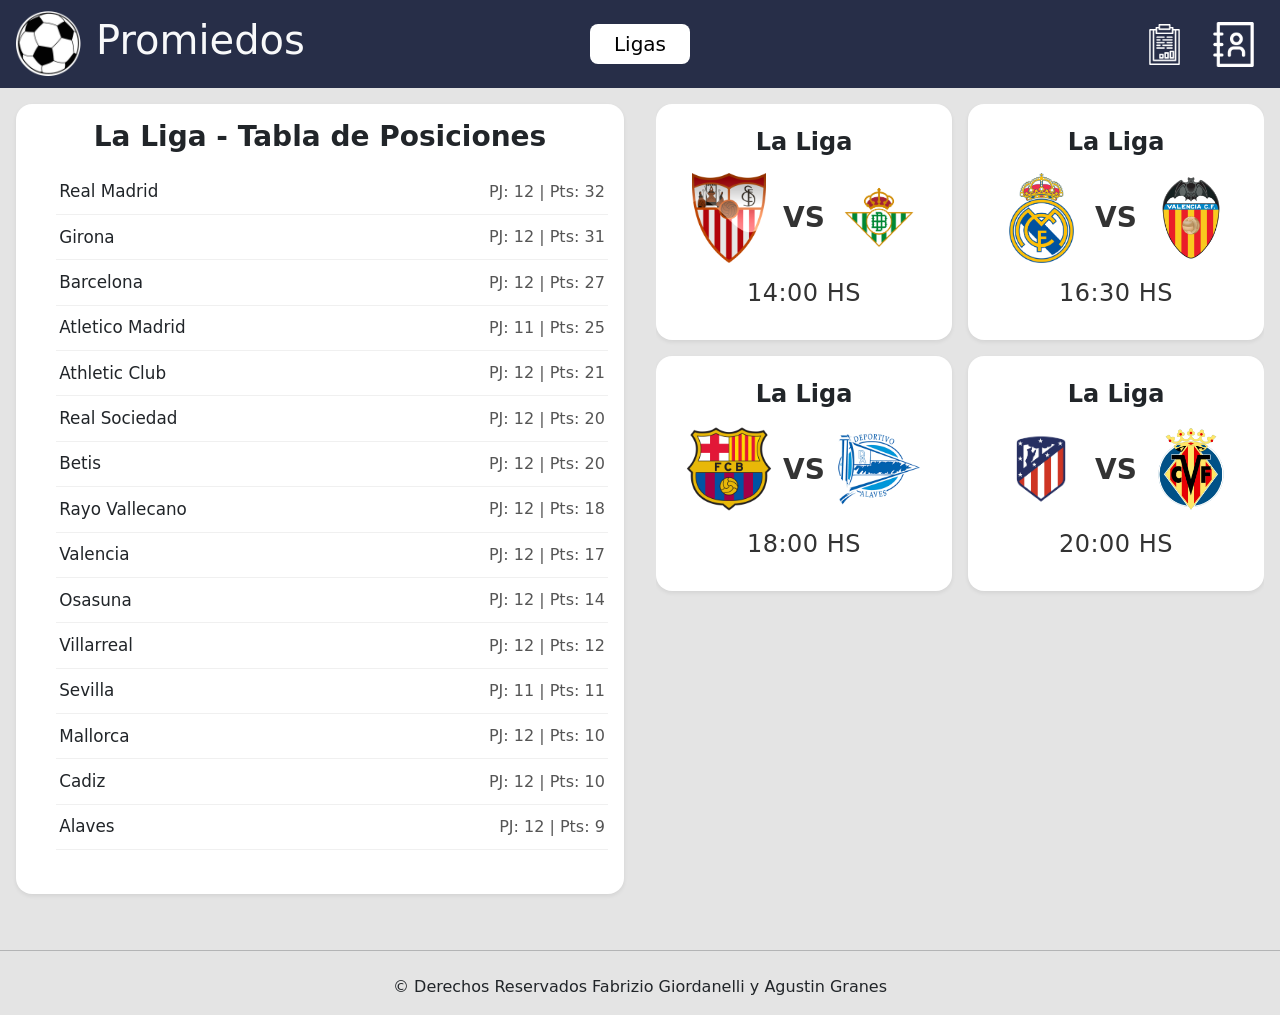
<file: Instituto/2025/Proyecto Informatico/TpFinal/liga_es.html>
<!doctype html>
<html lang="en">
  <head>
    <meta charset="utf-8">
    <meta name="viewport" content="width=device-width, initial-scale=1">
    <title>La Liga - Posiciones</title>
    <link href="https://cdn.jsdelivr.net/npm/bootstrap@5.3.8/dist/css/bootstrap.min.css" rel="stylesheet" xintegrity="sha384-sRIl4kxILFvY47J16cr9ZwB07vP4J8+LH7qKQnuqkuIAvNWLzeN8tE5YBujZqJLB" crossorigin="anonymous">
    <link rel="stylesheet" href="style.css">
  </head>
  <body>
    <header class="py-1 px-0 d-flex">
      <div class="col-md-4 align-items-center d-flex">
        <a href="index.html" class="text-decoration-none">
        <img src="Imagenes/logo.png" alt="" class="ms-2 float-start tamaño_img">
        </a>
        <a href="index.html" class="text-decoration-none">
        <h1 class="fs-1 text-light ms-2">Promiedos</h1>
        </a>
      </div>
      <div class="col-md-4  align-items-center d-flex">
        <div class="mx-auto ">
          <a href="opciones.html"><button class="bg-white ancho rounded-3 border-0 alto fs-5">Ligas</button></a>
        </div>  
      </div>
      <div class="col-md-4 align-items-center d-flex">
      <nav class="position-absolute end-0 me-4 d-flex gap-4">
        <a href="tablas.html" target="_self"><img src="Imagenes/datos.png" alt="" class="icono-nav"></a>
        <a href="contacto.html" ><img src="Imagenes/contacto.png" alt="" class="icono-nav"></a>
      </nav>
      </div>
    </header>

    <main class="container-fluid main-liga">
      <div class="row">
        
        <div class="col-lg-6 col-md-6 p-3">
          <div class="bg-white rounded-4 p-3 shadow-sm liga-col-scrollable">
            <h3 class="text-center fw-bold mb-3">La Liga - Tabla de Posiciones</h3>
            <ol class="lista-tabla">
              <li><span class="equipo-tabla">Real Madrid</span> <span class="datos-tabla"><span class="d-block d-sm-none d-md-block">PJ: 12 | Pts: 32</span><span class="d-none d-sm-block d-md-none">GF: 35 | GC: 9 | PJ: 12 | Pts: 32</span></span></li>
              <li><span class="equipo-tabla">Girona</span> <span class="datos-tabla"><span class="d-block d-sm-none d-md-block">PJ: 12 | Pts: 31</span><span class="d-none d-sm-block d-md-none">GF: 29 | GC: 15 | PJ: 12 | Pts: 31</span></span></li>
              <li><span class="equipo-tabla">Barcelona</span> <span class="datos-tabla"><span class="d-block d-sm-none d-md-block">PJ: 12 | Pts: 27</span><span class="d-none d-sm-block d-md-none">GF: 26 | GC: 12 | PJ: 12 | Pts: 27</span></span></li>
              <li><span class="equipo-tabla">Atletico Madrid</span> <span class="datos-tabla"><span class="d-block d-sm-none d-md-block">PJ: 11 | Pts: 25</span><span class="d-none d-sm-block d-md-none">GF: 28 | GC: 11 | PJ: 11 | Pts: 25</span></span></li>
              <li><span class="equipo-tabla">Athletic Club</span> <span class="datos-tabla"><span class="d-block d-sm-none d-md-block">PJ: 12 | Pts: 21</span><span class="d-none d-sm-block d-md-none">GF: 22 | GC: 14 | PJ: 12 | Pts: 21</span></span></li>
              <li><span class="equipo-tabla">Real Sociedad</span> <span class="datos-tabla"><span class="d-block d-sm-none d-md-block">PJ: 12 | Pts: 20</span><span class="d-none d-sm-block d-md-none">GF: 20 | GC: 15 | PJ: 12 | Pts: 20</span></span></li>
              <li><span class="equipo-tabla">Betis</span> <span class="datos-tabla"><span class="d-block d-sm-none d-md-block">PJ: 12 | Pts: 20</span><span class="d-none d-sm-block d-md-none">GF: 18 | GC: 14 | PJ: 12 | Pts: 20</span></span></li>
              <li><span class="equipo-tabla">Rayo Vallecano</span> <span class="datos-tabla"><span class="d-block d-sm-none d-md-block">PJ: 12 | Pts: 18</span><span class="d-none d-sm-block d-md-none">GF: 15 | GC: 16 | PJ: 12 | Pts: 18</span></span></li>
              <li><span class="equipo-tabla">Valencia</span> <span class="datos-tabla"><span class="d-block d-sm-none d-md-block">PJ: 12 | Pts: 17</span><span class="d-none d-sm-block d-md-none">GF: 14 | GC: 15 | PJ: 12 | Pts: 17</span></span></li>
              <li><span class="equipo-tabla">Osasuna</span> <span class="datos-tabla"><span class="d-block d-sm-none d-md-block">PJ: 12 | Pts: 14</span><span class="d-none d-sm-block d-md-none">GF: 13 | GC: 17 | PJ: 12 | Pts: 14</span></span></li>
              <li><span class="equipo-tabla">Villarreal</span> <span class="datos-tabla"><span class="d-block d-sm-none d-md-block">PJ: 12 | Pts: 12</span><span class="d-none d-sm-block d-md-none">GF: 16 | GC: 19 | PJ: 12 | Pts: 12</span></span></li>
              <li><span class="equipo-tabla">Sevilla</span> <span class="datos-tabla"><span class="d-block d-sm-none d-md-block">PJ: 11 | Pts: 11</span><span class="d-none d-sm-block d-md-none">GF: 17 | GC: 18 | PJ: 11 | Pts: 11</span></span></li>
              <li><span class="equipo-tabla">Mallorca</span> <span class="datos-tabla"><span class="d-block d-sm-none d-md-block">PJ: 12 | Pts: 10</span><span class="d-none d-sm-block d-md-none">GF: 12 | GC: 17 | PJ: 12 | Pts: 10</span></span></li>
              <li><span class="equipo-tabla">Cadiz</span> <span class="datos-tabla"><span class="d-block d-sm-none d-md-block">PJ: 12 | Pts: 10</span><span class="d-none d-sm-block d-md-none">GF: 10 | GC: 18 | PJ: 12 | Pts: 10</span></span></li>
              <li><span class="equipo-tabla">Alaves</span> <span class="datos-tabla"><span class="d-block d-sm-none d-md-block">PJ: 12 | Pts: 9</span><span class="d-none d-sm-block d-md-none">GF: 11 | GC: 20 | PJ: 12 | Pts: 9</span></span></li>
            </ol>
          </div>
        </div>
        
        
        <div class="col-lg-6 col-md-6 p-3">
          <div class="liga-col-scrollable">
            <div class="row g-3">
              <div class="col-lg-6 col-md-12 col-6">
                <div class="partido-liga bg-white rounded-4 p-4 text-center shadow-sm">
                  <h4 class="fw-bold">La Liga</h4>
                  <div class="d-flex justify-content-around align-items-center my-3">
                    <img src="Imagenes\sevilla.png" alt="Escudo Sevilla" class="escudo-partido-tabla">
                    <h3 class="fw-bold vs-text m-0">VS</h3>
                    <img src="Imagenes\betis.png" alt="Escudo Betis" class="escudo-partido-tabla">
                  </div>
                  <h4 class="horario-partido fw-bold">14:00 HS</h4>
                </div>
              </div>
              <div class="col-lg-6 col-md-12 col-6">
                <div class="partido-liga bg-white rounded-4 p-4 text-center shadow-sm">
                  <h4 class="fw-bold">La Liga</h4>
                  <div class="d-flex justify-content-around align-items-center my-3">
                    <img src="Imagenes\real madrid.png" alt="Escudo Real Madrid" class="escudo-partido-tabla">
                    <h3 class="fw-bold vs-text m-0">VS</h3>
                    <img src="Imagenes\valencia.png" alt="Escudo Valencia" class="escudo-partido-tabla">
                  </div>
                  <h4 class="horario-partido fw-bold">16:30 HS</h4>
                </div>
              </div>
              <div class="col-lg-6 col-md-12 d-none d-md-block">
                <div class="partido-liga bg-white rounded-4 p-4 text-center shadow-sm">
                  <h4 class="fw-bold">La Liga</h4>
                  <div class="d-flex justify-content-around align-items-center my-3">
                    <img src="Imagenes\barcelona.png" alt="Escudo Barcelona" class="escudo-partido-tabla">
                    <h3 class="fw-bold vs-text m-0">VS</h3>
                    <img src="Imagenes\alaves.png" alt="Escudo Alaves" class="escudo-partido-tabla">
                  </div>
                  <h4 class="horario-partido fw-bold">18:00 HS</h4>
                </div>
              </div>
              <div class="col-lg-6 d-none d-lg-block">
                <div class="partido-liga bg-white rounded-4 p-4 text-center shadow-sm">
                  <h4 class="fw-bold">La Liga</h4>
                  <div class="d-flex justify-content-around align-items-center my-3">
                    <img src="Imagenes\atletico madrid.png" alt="Escudo Atletico Madrid" class="escudo-partido-tabla">
                    <h3 class="fw-bold vs-text m-0">VS</h3>
                    <img src="Imagenes\villarreal.png" alt="Escudo Villarreal" class="escudo-partido-tabla">
                  </div>
                  <h4 class="horario-partido fw-bold">20:00 HS</h4>
                </div>
              </div>
            </div>
          </div>
        </div>
      </div>
    </main>
    <footer class="footer-custom text-center py-3">
        <hr class="my-4">
      <p class="mb-0">&copy; Derechos Reservados Fabrizio Giordanelli y Agustin Granes</p>
    </footer>
    <script src="https://cdn.jsdelivr.net/npm/bootstrap@5.3.8/dist/js/bootstrap.bundle.min.js" xintegrity="sha384-FKyoEForCGlyvwx9Hj09JcYn3nv7wiPVlz7YYwJrWVcXK/BmnVDxM+D2scQbITxI" crossorigin="anonymous"></script>
  </body>
</html>
</file>
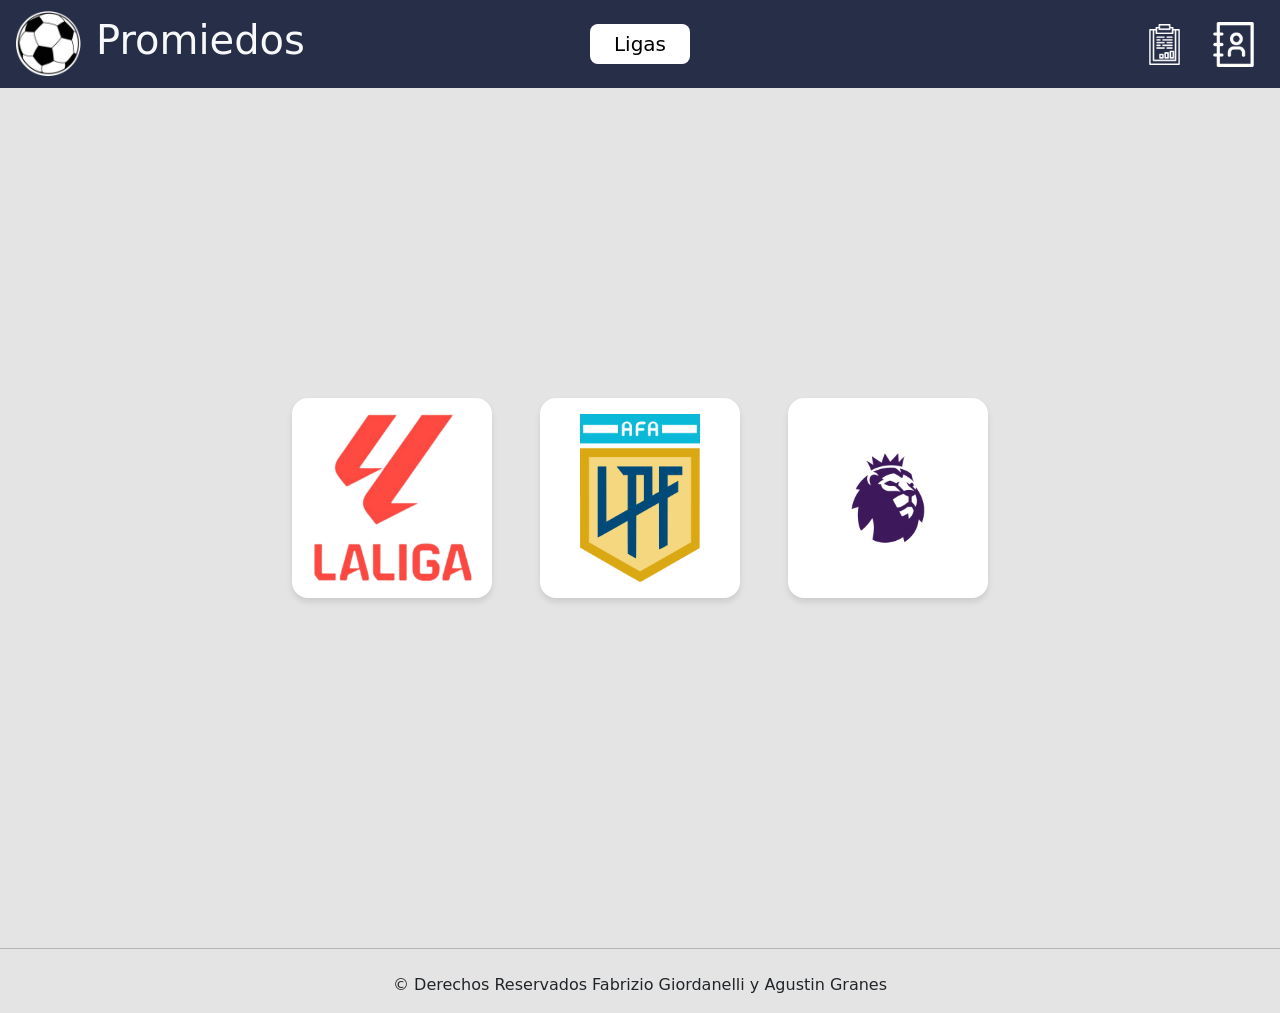
<file: Instituto/2025/Proyecto Informatico/TpFinal/opciones.html>
<!doctype html>
<html lang="en">
  <head>
    
    <meta charset="utf-8">
    <meta name="viewport" content="width=device-width, initial-scale=1">
    <title>Opciones de Ligas</title>
    <link href="https://cdn.jsdelivr.net/npm/bootstrap@5.3.8/dist/css/bootstrap.min.css" rel="stylesheet" xintegrity="sha384-sRIl4kxILFvY47J16cr9ZwB07vP4J8+LH7qKQnuqkuIAvNWLzeN8tE5YBujZqJLB" crossorigin="anonymous">
    <link rel="stylesheet" href="style.css">

  </head>
  <body>
    <header class="py-1 px-0 d-flex">
      <div class="col-md-4 align-items-center d-flex">
        <a href="index.html" class="text-decoration-none">
        <img src="Imagenes/logo.png" alt="" class="ms-2 float-start tamaño_img">
        </a>
        <a href="index.html" class="text-decoration-none">
        <h1 class="fs-1 text-light ms-2">Promiedos</h1>
        </a>
      </div>
      <div class="col-md-4  align-items-center d-flex">
        <div class="mx-auto ">
          <a href="opciones.html"><button class="bg-white ancho rounded-3 border-0 alto fs-5">Ligas</button></a>
        </div>  
      </div>
      <div class="col-md-4 align-items-center d-flex">
      <nav class="position-absolute end-0 me-4 d-flex gap-4">
        <a href="tablas.html" target="_self"><img src="Imagenes/datos.png" alt="" class="icono-nav"></a>
        <a href="contacto.html" ><img src="Imagenes/contacto.png" alt="" class="icono-nav"></a>
      </nav>
      </div>
    </header>

  <main>
    <div class="container-fluid d-flex justify-content-center align-items-center content-center">
      
      <div class="d-flex flex-column flex-md-row justify-content-center align-items-center gap-4 gap-md-5">
        
        <a href="liga_es.html" class="liga-btn" title="Ir a La Liga">
          <img src="Logos\LaLiga.png" alt="Logo La Liga">
        </a>
        
        <a href="liga_ar.html" class="liga-btn" title="Ir a Liga Profesional Argentina">
          <img src="Logos\Liga-Profesional-Argentina.png" alt="Logo Liga Argentina">
        </a>
        
        <a href="liga_en.html" class="liga-btn" title="Ir a Premier League">
          <img src="Logos\Premier-League.png" alt="Logo Premier League">
        </a>

      </div>
    </div>
  </main>
  <footer class="footer-custom text-center py-3">
    <hr class="my-4">
  <p class="mb-0">&copy; Derechos Reservados Fabrizio Giordanelli y Agustin Granes</p>
</footer>
  <script src="https://cdn.jsdelivr.net/npm/bootstrap@5.3.8/dist/js/bootstrap.bundle.min.js" xintegrity="sha384-FKyoEForCGlyvwx9Hj09JcYn3nv7wiPVlz7YYwJrWVcXK/BmnVDxM+D2scQbITxI" crossorigin="anonymous"></script>
    </html>
</file>
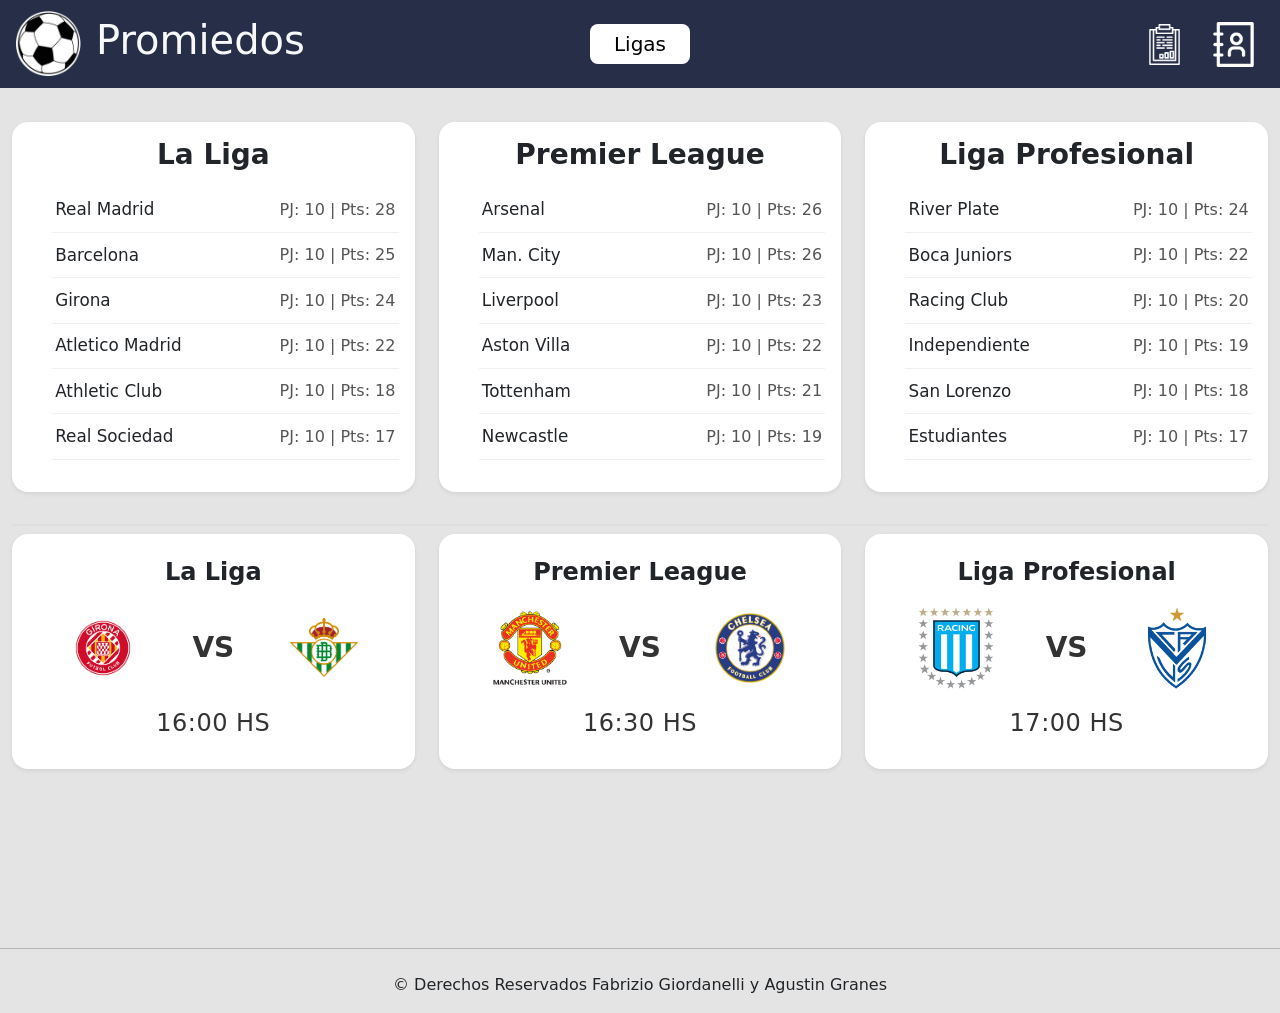
<file: Instituto/2025/Proyecto Informatico/TpFinal/tablas.html>
<!doctype html>
<html lang="en">
  <head>
    <meta charset="utf-8">
    <meta name="viewport" content="width=device-width, initial-scale=1">
    <title>Tablas de Posiciones</title>
    <link href="https://cdn.jsdelivr.net/npm/bootstrap@5.3.8/dist/css/bootstrap.min.css" rel="stylesheet" xintegrity="sha384-sRIl4kxILFvY47J16cr9ZwB07vP4J8+LH7qKQnuqkuIAvNWLzeN8tE5YBujZqJLB" crossorigin="anonymous">
    <link rel="stylesheet" href="style.css">
  </head>
  <body>
    <header class="py-1 px-0 d-flex">
      <div class="col-md-4 align-items-center d-flex">
        <a href="index.html" class="text-decoration-none">
        <img src="Imagenes/logo.png" alt="" class="ms-2 float-start tamaño_img">
        </a>
        <a href="index.html" class="text-decoration-none">
        <h1 class="fs-1 text-light ms-2">Promiedos</h1>
        </a>
      </div>
      <div class="col-md-4  align-items-center d-flex">
        <div class="mx-auto ">
          <a href="opciones.html"><button class="bg-white ancho rounded-3 border-0 alto fs-5">Ligas</button></a>
        </div>  
      </div>
      <div class="col-md-4 align-items-center d-flex">
      <nav class="position-absolute end-0 me-4 d-flex gap-4">
        <a href="tablas.html" target="_self"><img src="Imagenes/datos.png" alt="" class="icono-nav"></a>
        <a href="contacto.html" ><img src="Imagenes/contacto.png" alt="" class="icono-nav"></a>
      </nav>
      </div>
    </header>

    <main class="container-fluid main-tablas">
      <section class="row g-4">
        
        
        <div class="col-md-6 d-none d-md-block d-lg-none">
          <div class="tabla-liga bg-white rounded-4 p-3 shadow-sm">
            <h3 class="text-center fw-bold mb-3">La Liga</h3>
            <ol class="lista-tabla">
              <li><span class="equipo-tabla">Real Madrid</span> <span class="datos-tabla">PJ: 10 | Pts: 28</span></li>
              <li><span class="equipo-tabla">Barcelona</span> <span class="datos-tabla">PJ: 10 | Pts: 25</span></li>
              <li><span class="equipo-tabla">Girona</span> <span class="datos-tabla">PJ: 10 | Pts: 24</span></li>
              <li><span class="equipo-tabla">Atletico Madrid</span> <span class="datos-tabla">PJ: 10 | Pts: 22</span></li>
              <li><span class="equipo-tabla">Athletic Club</span> <span class="datos-tabla">PJ: 10 | Pts: 18</span></li>
              <li><span class="equipo-tabla">Real Sociedad</span> <span class="datos-tabla">PJ: 10 | Pts: 17</span></li>
              <li><span class="equipo-tabla">Betis</span> <span class="datos-tabla">PJ: 10 | Pts: 16</span></li>
              <li><span class="equipo-tabla">Valencia</span> <span class="datos-tabla">PJ: 10 | Pts: 15</span></li>
              <li><span class="equipo-tabla">Rayo Vallecano</span> <span class="datos-tabla">PJ: 10 | Pts: 14</span></li>
              <li><span class="equipo-tabla">Osasuna</span> <span class="datos-tabla">PJ: 10 | Pts: 13</span></li>
              <li><span class="equipo-tabla">Villarreal</span> <span class="datos-tabla">PJ: 10 | Pts: 12</span></li>
              <li><span class="equipo-tabla">Sevilla</span> <span class="datos-tabla">PJ: 10 | Pts: 11</span></li>
            </ol>
          </div>
        </div>
        
        
        <div class="col-lg-4 d-none d-lg-block">
          <div class="tabla-liga bg-white rounded-4 p-3 shadow-sm">
            <h3 class="text-center fw-bold mb-3">La Liga</h3>
            <ol class="lista-tabla">
              <li><span class="equipo-tabla">Real Madrid</span> <span class="datos-tabla">PJ: 10 | Pts: 28</span></li>
              <li><span class="equipo-tabla">Barcelona</span> <span class="datos-tabla">PJ: 10 | Pts: 25</span></li>
              <li><span class="equipo-tabla">Girona</span> <span class="datos-tabla">PJ: 10 | Pts: 24</span></li>
              <li><span class="equipo-tabla">Atletico Madrid</span> <span class="datos-tabla">PJ: 10 | Pts: 22</span></li>
              <li><span class="equipo-tabla">Athletic Club</span> <span class="datos-tabla">PJ: 10 | Pts: 18</span></li>
              <li><span class="equipo-tabla">Real Sociedad</span> <span class="datos-tabla">PJ: 10 | Pts: 17</span></li>
            </ol>
          </div>
        </div>
        
        
        <div class="col-12 col-md-6 d-lg-none">
          <div class="tabla-liga bg-white rounded-4 p-3 shadow-sm">
            <h3 class="text-center fw-bold mb-3">Premier League</h3>
            <ol class="lista-tabla">
              <li>
                <span class="equipo-tabla">Arsenal</span>
                <span class="datos-tabla">
                  <span class="d-md-none">GF: 30 | GC: 10 | PJ: 10 | Pts: 26</span>
                  <span class="d-none d-md-inline">PJ: 10 | Pts: 26</span>
                </span>
              </li>
              <li>
                <span class="equipo-tabla">Man. City</span>
                <span class="datos-tabla">
                  <span class="d-md-none">GF: 28 | GC: 11 | PJ: 10 | Pts: 26</span>
                  <span class="d-none d-md-inline">PJ: 10 | Pts: 26</span>
                </span>
              </li>
              <li>
                <span class="equipo-tabla">Liverpool</span>
                <span class="datos-tabla">
                  <span class="d-md-none">GF: 25 | GC: 12 | PJ: 10 | Pts: 23</span>
                  <span class="d-none d-md-inline">PJ: 10 | Pts: 23</span>
                </span>
              </li>
              <li>
                <span class="equipo-tabla">Aston Villa</span>
                <span class="datos-tabla">
                  <span class="d-md-none">GF: 24 | GC: 15 | PJ: 10 | Pts: 22</span>
                  <span class="d-none d-md-inline">PJ: 10 | Pts: 22</span>
                </span>
              </li>
              <li>
                <span class="equipo-tabla">Tottenham</span>
                <span class="datos-tabla">
                  <span class="d-md-none">GF: 22 | GC: 14 | PJ: 10 | Pts: 21</span>
                  <span class="d-none d-md-inline">PJ: 10 | Pts: 21</span>
                </span>
              </li>
              <li>
                <span class="equipo-tabla">Newcastle</span>
                <span class="datos-tabla">
                  <span class="d-md-none">GF: 26 | GC: 18 | PJ: 10 | Pts: 19</span>
                  <span class="d-none d-md-inline">PJ: 10 | Pts: 19</span>
                </span>
              </li>
              <li>
                <span class="equipo-tabla">Man. United</span>
                <span class="datos-tabla">
                  <span class="d-md-none">GF: 15 | GC: 16 | PJ: 10 | Pts: 18</span>
                  <span class="d-none d-md-inline">PJ: 10 | Pts: 18</span>
                </span>
              </li>
              <li>
                <span class="equipo-tabla">Brighton</span>
                <span class="datos-tabla">
                  <span class="d-md-none">GF: 18 | GC: 18 | PJ: 10 | Pts: 17</span>
                  <span class="d-none d-md-inline">PJ: 10 | Pts: 17</span>
                </span>
              </li>
              <li>
                <span class="equipo-tabla">West Ham</span>
                <span class="datos-tabla">
                  <span class="d-md-none">GF: 16 | GC: 17 | PJ: 10 | Pts: 16</span>
                  <span class="d-none d-md-inline">PJ: 10 | Pts: 16</span>
                </span>
              </li>
              <li>
                <span class="equipo-tabla">Chelsea</span>
                <span class="datos-tabla">
                  <span class="d-md-none">GF: 14 | GC: 15 | PJ: 10 | Pts: 15</span>
                  <span class="d-none d-md-inline">PJ: 10 | Pts: 15</span>
                </span>
              </li>
              <li>
                <span class="equipo-tabla">Fulham</span>
                <span class="datos-tabla">
                  <span class="d-md-none">GF: 12 | GC: 18 | PJ: 10 | Pts: 12</span>
                  <span class="d-none d-md-inline">PJ: 10 | Pts: 12</span>
                </span>
              </li>
              <li>
                <span class="equipo-tabla">Everton</span>
                <span class="datos-tabla">
                  <span class="d-md-none">GF: 10 | GC: 17 | PJ: 10 | Pts: 10</span>
                  <span class="d-none d-md-inline">PJ: 10 | Pts: 10</span>
                </span>
              </li>
            </ol>
          </div>
        </div>
        
        
        <div class="col-lg-4 d-none d-lg-block">
          <div class="tabla-liga bg-white rounded-4 p-3 shadow-sm">
            <h3 class="text-center fw-bold mb-3">Premier League</h3>
            <ol class="lista-tabla">
              <li><span class="equipo-tabla">Arsenal</span> <span class="datos-tabla">PJ: 10 | Pts: 26</span></li>
              <li><span class="equipo-tabla">Man. City</span> <span class="datos-tabla">PJ: 10 | Pts: 26</span></li>
              <li><span class="equipo-tabla">Liverpool</span> <span class="datos-tabla">PJ: 10 | Pts: 23</span></li>
              <li><span class="equipo-tabla">Aston Villa</span> <span class="datos-tabla">PJ: 10 | Pts: 22</span></li>
              <li><span class="equipo-tabla">Tottenham</span> <span class="datos-tabla">PJ: 10 | Pts: 21</span></li>
              <li><span class="equipo-tabla">Newcastle</span> <span class="datos-tabla">PJ: 10 | Pts: 19</span></li>
            </ol>
          </div>
        </div>
        
        
        <div class="col-lg-4 d-none d-lg-block">
          <div class="tabla-liga bg-white rounded-4 p-3 shadow-sm">
            <h3 class="text-center fw-bold mb-3">Liga Profesional</h3>
            <ol class="lista-tabla">
              <li><span class="equipo-tabla">River Plate</span> <span class="datos-tabla">PJ: 10 | Pts: 24</span></li>
              <li><span class="equipo-tabla">Boca Juniors</span> <span class="datos-tabla">PJ: 10 | Pts: 22</span></li>
              <li><span class="equipo-tabla">Racing Club</span> <span class="datos-tabla">PJ: 10 | Pts: 20</span></li>
              <li><span class="equipo-tabla">Independiente</span> <span class="datos-tabla">PJ: 10 | Pts: 19</span></li>
              <li><span class="equipo-tabla">San Lorenzo</span> <span class="datos-tabla">PJ: 10 | Pts: 18</span></li>
              <li><span class="equipo-tabla">Estudiantes</span> <span class="datos-tabla">PJ: 10 | Pts: 17</span></li>
            </ol>
          </div>
        </div>
      </section>

      <hr class="my-2 d-none d-lg-block">

      <section class="row g-4 d-none d-lg-flex">
        
        <div class="col-lg-4">
          <div class="partido-liga bg-white rounded-4 p-4 text-center shadow-sm">
            <h4 class="fw-bold">La Liga</h4>
            <div class="d-flex justify-content-around align-items-center my-3">
              <img src="Imagenes\girona.png" alt="Escudo Girona" class="escudo-partido-tabla">
              <h3 class="fw-bold vs-text m-0">VS</h3>
              <img src="Imagenes\betis.png" alt="Escudo Betis" class="escudo-partido-tabla">
            </div>
            <h4 class="horario-partido fw-bold">16:00 HS</h4>
          </div>
        </div>
        
        <div class="col-lg-4">
          <div class="partido-liga bg-white rounded-4 p-4 text-center shadow-sm">
            <h4 class="fw-bold">Premier League</h4>
            <div class="d-flex justify-content-around align-items-center my-3">
              <img src="Imagenes\manchester united.png" alt="Escudo Man. Utd" class="escudo-partido-tabla">
              <h3 class="fw-bold vs-text m-0">VS</h3>
              <img src="Imagenes\chelsea.png" alt="Escudo Chelsea" class="escudo-partido-tabla">
            </div>
            <h4 class="horario-partido fw-bold">16:30 HS</h4>
          </div>
        </div>
        
        <div class="col-lg-4">
          <div class="partido-liga bg-white rounded-4 p-4 text-center shadow-sm">
            <h4 class="fw-bold">Liga Profesional</h4>
            <div class="d-flex justify-content-around align-items-center my-3">
              <img src="Imagenes\racing.png" alt="Escudo Racing" class="escudo-partido-tabla">
              <h3 class="fw-bold vs-text m-0">VS</h3>
              <img src="Imagenes\velez.png" alt="Escudo Velez" class="escudo-partido-tabla">
            </div>
            <h4 class="horario-partido fw-bold">17:00 HS</h4>
          </div>
        </div>
      </section>
    </main>
    <footer class="footer-custom text-center py-3">
        <hr class="my-4">
      <p class="mb-0">&copy; Derechos Reservados Fabrizio Giordanelli y Agustin Granes</p>
    </footer>
    <script src="https://cdn.jsdelivr.net/npm/bootstrap@5.3.8/dist/js/bootstrap.bundle.min.js" xintegrity="sha384-FKyoEForCGlyvwx9Hj09JcYn3nv7wiPVlz7YYwJrWVcXK/BmnVDxM+D2scQbITxI" crossorigin="anonymous"></script>
  </body>
</html>
</file>
<file: Instituto/2025/Proyecto Informatico/TpFinal/style.css>
body {
  overflow-x: hidden;
  background-color: rgb(228, 228, 228);
}

h1 {
    font-size: 30px;
}


header {
    background-color: #272e48;
    }

.articulos {
    background-color: white;
    height: 290px;
    width: 525px;
    flex-shrink: 0;
    margin: 1.5rem 0.75rem;
}

.tamaño_img {
    height: 80px;
    width: 80px;
}

.ancho {
    width: 100px;
}

.alto {
    height: 40px;
}

.icono-nav {
    width: 45px;
    height: 45px;
}


.escudo-partido1 {
    height: 90px;
    width: 90px;
}

.escudo-partido2 {
     height: 100px;
     width: 80px;
}

.jugador {
    height: 160px;
    width: 160px;
}

.escudo-premier {
    height: 180px;
    width: 310px;
}

.escudo-laliga {
    height: 170px;
    width: 170px;
}

.escudo-lpf {
    height: 180px;
    width: 140px;
}


.liga-btn {
  display: block;
  transition: transform 0.2s ease-in-out, box-shadow 0.2s ease-in-out;
  border-radius: 1rem;
  overflow: hidden;
  box-shadow: 0 4px 6px rgba(0, 0, 0, 0.1);
  background-color: #ffffff;
}

.liga-btn:hover {
  transform: scale(1.05);
  box-shadow: 0 10px 15px rgba(0, 0, 0, 0.2);
}

.liga-btn img {
  display: block;
  width: 200px;
  height: 200px;
  object-fit: contain;
  padding: 1rem;
}



.content-center {
  min-height: calc(100vh - 80px);
}

.contact-form-wrapper {
  max-width: 600px;
  width: 100%;
}

.btn-submit {
  background-color: #272e48;
  color: white;
  font-weight: 500;
  border: none;
  transition: background-color 0.2s ease-in-out, transform 0.2s ease-in-out;
}

.btn-submit:hover {
  background-color: #3a4263;
  color: white;
  transform: scale(1.02);
}

.form-control:focus {
  border-color: #272e48;
  box-shadow: 0 0 0 0.25rem rgba(39, 46, 72, 0.25);
}

.main-tablas {
  min-height: calc(100vh - 80px);
  display: flex;
  flex-direction: column;
  justify-content: flex-start;
  padding-top: 10px;
}

.main-tablas hr {
  border-top: 2px solid #ccc;
  margin: 10px 0;
}

.lista-tabla {
  list-style-type: decimal;
  padding-left: 1.5rem;
  font-size: 1.05rem;
}

.lista-tabla li {
  display: flex;
  justify-content: space-between;
  align-items: center;
  padding: 0.6rem 0.2rem;
  border-bottom: 1px solid #f0f0f0;
  flex-wrap: nowrap;
}

.datos-tabla {
  font-size: 1rem;
  color: #555;
  font-weight: 500;
  flex-shrink: 0;
  text-align: right;
}

.equipo-tabla {
  font-weight: 500;
  text-align: left;
  margin-right: 1rem;
}

.escudo-partido-tabla {
  width: 90px;
  height: 90px;
  object-fit: contain;
}

.vs-text {
  color: #333;
}

.horario-partido {
  color: #333;
  letter-spacing: 0.5px;
  font-weight: 500 !important;
}

@media (max-width: 767.98px) {
  .datos-tabla {
    font-size: 0.8rem;
    flex-basis: 60%;
    line-height: 1.3;
  }
  .equipo-tabla {
    flex-basis: 35%;
    margin-right: 5%;
  }
}

.main-liga {
  min-height: calc(100vh - 80px);
}

@media (min-width: 992px) {
  .liga-col-scrollable {
    height: calc(100vh - 110px);
    overflow-y: auto;
  }
}

.tabla-liga {
  height: auto;
  width: 525px;
  flex-shrink: 0;
  margin: 1.5rem 0.75rem;
}

.flex-container-nowrap {
  display: flex;
  flex-wrap: nowrap;
  overflow-x: auto;
  justify-content: flex-start;
  padding: 1rem 0.75rem;
}

.articulos-md {
  background-color: white;
  height: 100%;
  min-height: 290px;
}

.tabla-liga-md {
  background-color: white;
  height: 100%;
}

.datos-tabla-md {
  font-size: 1rem;
  color: #555;
  font-weight: 500;
  flex-shrink: 0;
  text-align: right;
}

.articulos-sm-partido,
.articulos-sm-jugador {
  height: 100%;
  background-color: white;
  display: flex;
  flex-direction: column;
  justify-content: center;
}

.escudo-partido-sm {
  width: 60px;
  height: 60px;
  object-fit: contain;
}

.jugador-sm-img {
  width: 100%;
  max-width: 120px;
  height: auto;
  aspect-ratio: 1 / 1;
  object-fit: cover;
  margin-left: auto;
  margin-right: auto;
}

.datos-tabla-sm {
  font-size: 0.9rem;
  color: #555;
  font-weight: 500;
  flex-shrink: 0;
  text-align: right;
  line-height: 1.4;
}

.row .tabla-liga {
  width: 100%; 
  margin-left: 0;  
  margin-right: 0; 
}
</file>
